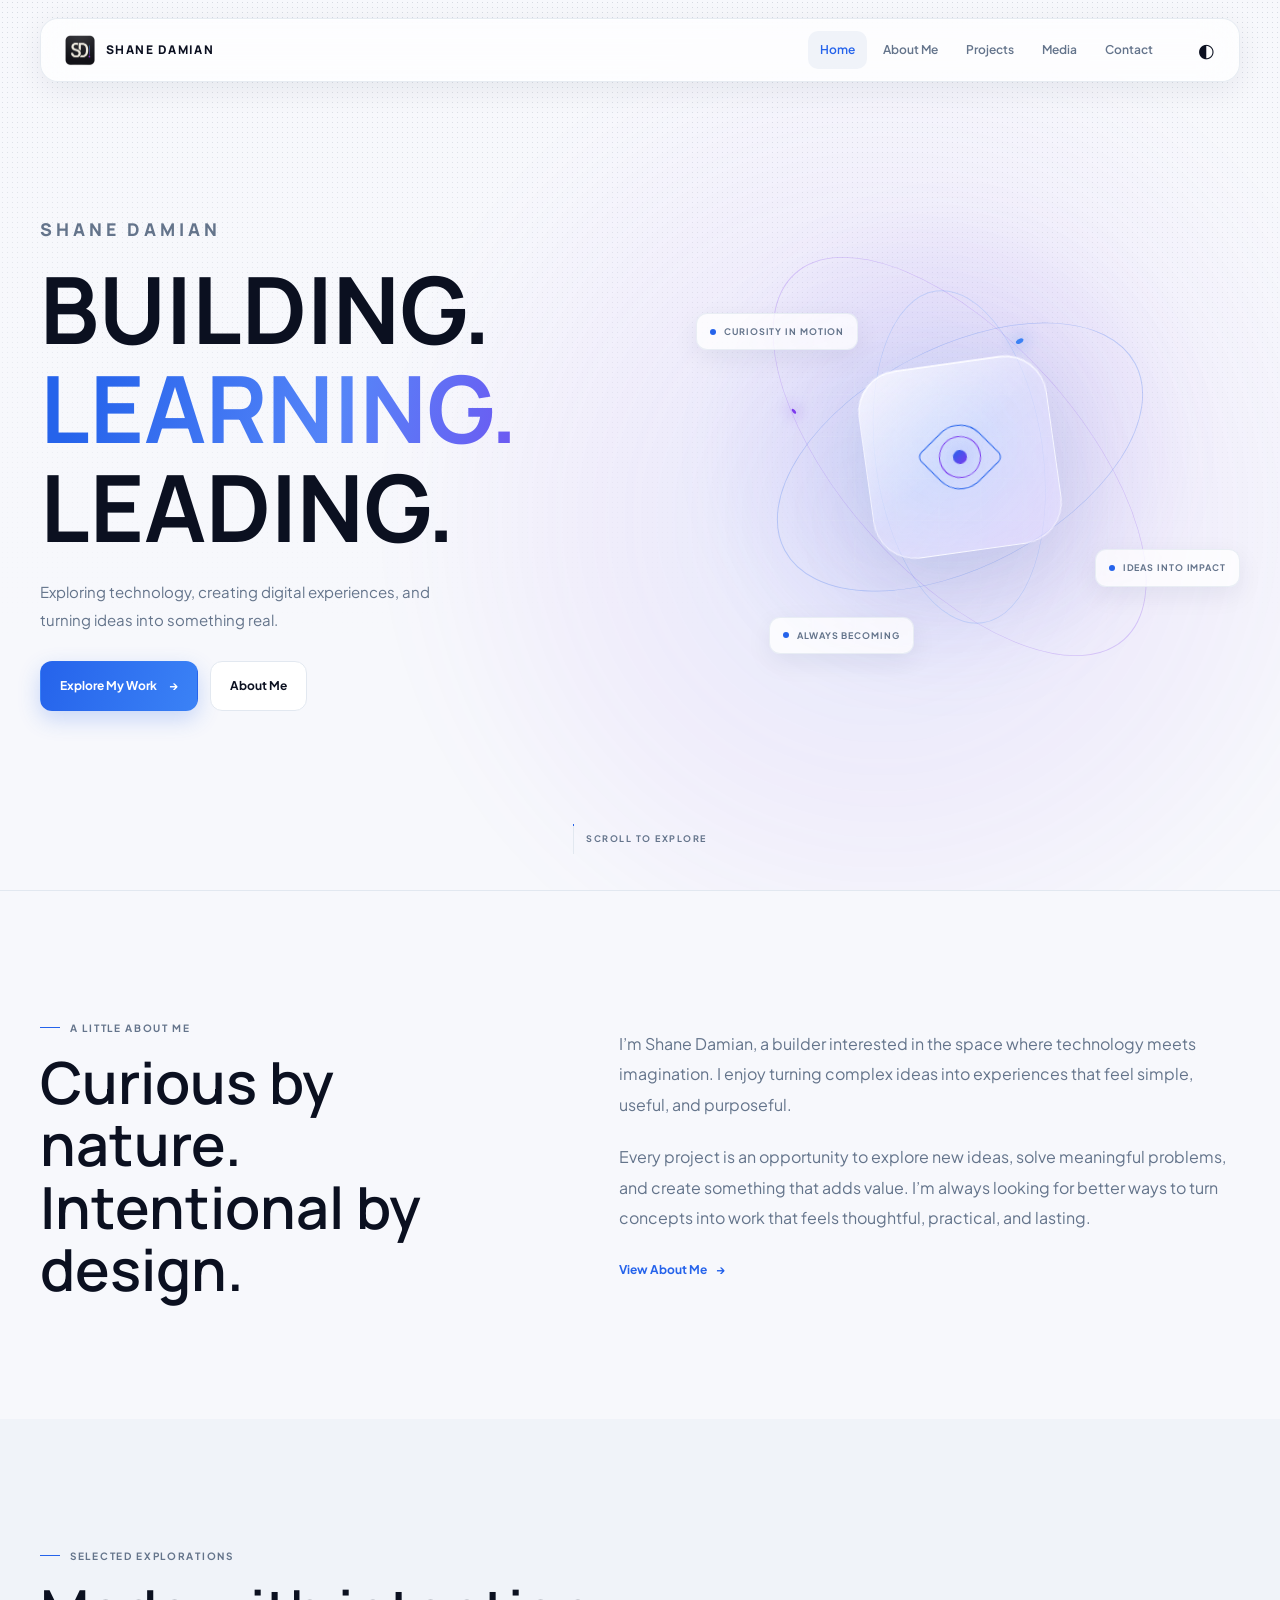
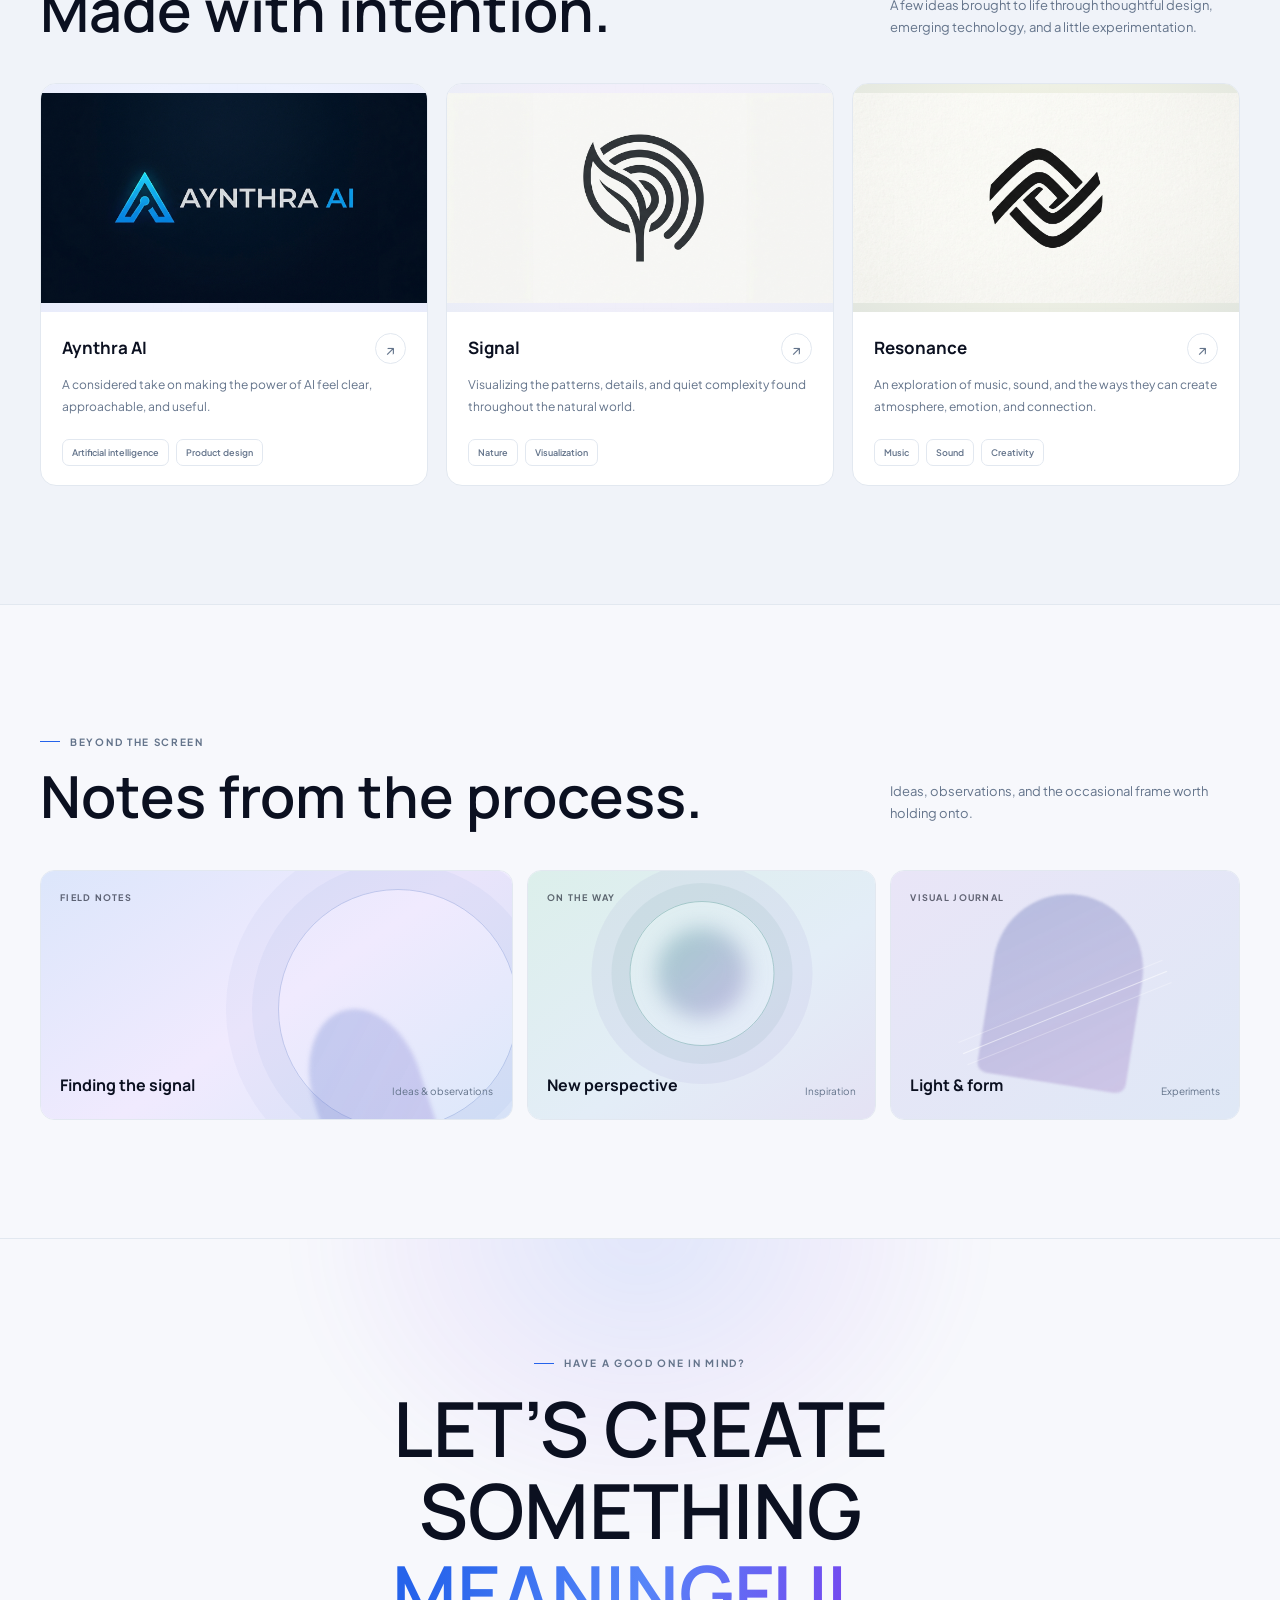
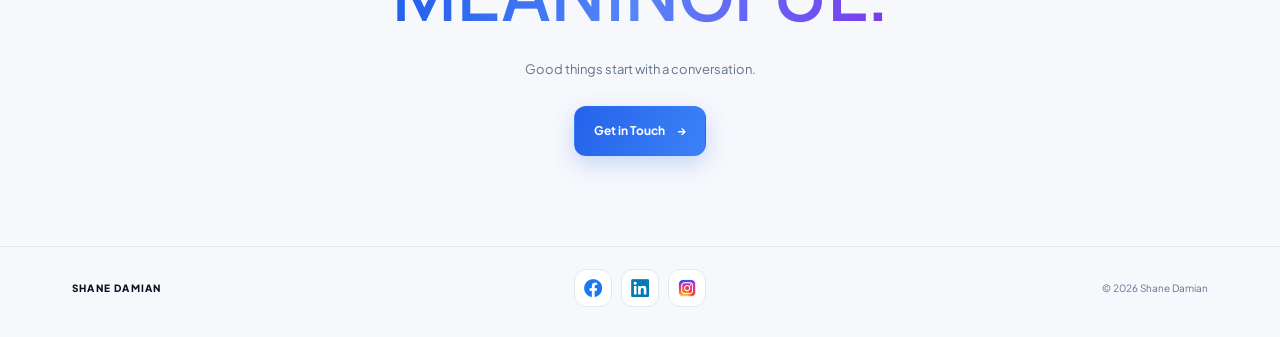
<file: index.html>
<!doctype html>
<html lang="en" data-theme="system">
<head>
  <meta charset="utf-8">
  <meta name="viewport" content="width=device-width, initial-scale=1">
  <meta name="theme-color" content="#f7f8fc">
  <meta name="description" content="Shane Damian is building, learning, and leading through technology, creative ideas, and thoughtful digital experiences.">
  <title>Shane Damian — Building. Learning. Leading.</title>
  <link rel="preconnect" href="https://fonts.googleapis.com">
  <link rel="preconnect" href="https://fonts.gstatic.com" crossorigin>
  <link href="https://fonts.googleapis.com/css2?family=Manrope:wght@400;500;600;700;800&family=Plus+Jakarta+Sans:wght@400;500;600;700;800&display=swap" rel="stylesheet">
  <link rel="icon" type="image/png" href="images/favicon/sdlogo.png">
  <link rel="stylesheet" href="styles.css">
</head>
<body>
  <a class="skip-link" href="#main-content">Skip to content</a>
  <header class="site-header">
    <nav class="nav-shell wrap" aria-label="Main navigation">
      <a class="brand" href="index.html" aria-label="Shane Damian home"><img class="brand-mark" src="images/favicon/sdlogo.png" alt="">SHANE DAMIAN</a>
      <div class="nav-right">
        <div class="nav-links" id="nav-links">
          <a href="index.html" aria-current="page">Home</a>
          <a href="about.html">About Me</a>
          <a href="projects.html">Projects</a>
          <a href="media.html">Media</a>
          <a href="contact.html">Contact</a>
        </div>
        <div class="nav-actions">
          <button class="icon-button" id="theme-toggle" type="button" aria-label="Switch to dark theme" title="Switch theme"><span class="theme-glyph" aria-hidden="true">☼</span></button>
          <button class="menu-button" id="menu-toggle" type="button" aria-label="Open navigation menu" aria-controls="nav-links" aria-expanded="false"><span class="menu-lines" aria-hidden="true"></span></button>
        </div>
      </div>
    </nav>
  </header>

  <main id="main-content">
    <section class="hero" id="home" aria-labelledby="hero-title">
      <div class="wrap hero-layout">
        <div class="hero-copy">
          <h1 id="hero-title">
            <span class="name">SHANE DAMIAN</span>
            <span class="line"><span>BUILDING.</span></span>
            <span class="line"><span class="accent-text">LEARNING.</span></span>
            <span class="line"><span>LEADING.</span></span>
          </h1>
          <p class="hero-description">Exploring technology, creating digital experiences, and turning ideas into something real.</p>
          <div class="hero-actions">
            <a class="button button-primary" href="projects.html">Explore My Work <span class="arrow" aria-hidden="true">→</span></a>
            <a class="button button-secondary" href="#about">About Me</a>
          </div>
        </div>

        <div class="hero-art" aria-hidden="true">
          <div class="art-glow"></div>
          <div class="art-grid"></div>
          <div class="orbit"><span class="orbit-dot"></span></div>
          <div class="orbit orbit-two"><span class="orbit-dot"></span></div>
          <div class="orbit orbit-three"></div>
          <div class="art-core"><div class="core-mark"><span class="core-center"></span></div></div>
          <div class="art-label label-one"><i></i> Curiosity in motion</div>
          <div class="art-label label-two"><i></i> Ideas into impact</div>
          <div class="art-label label-three"><i></i> Always becoming</div>
        </div>
      </div>
      <a class="hero-scroll" href="#about"><span class="scroll-line" aria-hidden="true"></span><span>SCROLL TO EXPLORE</span></a>
    </section>

    <section class="section about" id="about" aria-labelledby="about-title">
      <div class="wrap about-layout reveal">
        <div class="section-head">
          <span class="section-kicker">A little about me</span>
          <h2 id="about-title">Curious by nature.<br>Intentional by design.</h2>
        </div>
        <div class="about-copy">
          <p>I’m Shane Damian, a builder interested in the space where technology meets imagination. I enjoy turning complex ideas into experiences that feel simple, useful, and purposeful.</p>
          <p>Every project is an opportunity to explore new ideas, solve meaningful problems, and create something that adds value. I’m always looking for better ways to turn concepts into work that feels thoughtful, practical, and lasting.</p>
          <a class="text-link" href="about.html">View About Me <span class="arrow" aria-hidden="true">→</span></a>
        </div>
      </div>
    </section>

    <section class="section projects" id="projects" aria-labelledby="projects-title">
      <div class="wrap">
        <div class="section-head reveal">
          <div><span class="section-kicker">Selected explorations</span><h2 id="projects-title">Made with intention.</h2></div>
          <p>A few ideas brought to life through thoughtful design, emerging technology, and a little experimentation.</p>
        </div>
        <div class="project-grid">
          <a class="project-card reveal" href="projects.html#featured-project" aria-label="View Aynthra AI project details">
            <div class="project-art art-ai" aria-hidden="true"><img class="project-card-image" src="images/projects/Aynthra.png" alt=""></div>
            <div class="project-info">
              <div class="project-title-row"><h3>Aynthra AI</h3><span class="project-arrow" aria-hidden="true">↗</span></div>
              <p>A considered take on making the power of AI feel clear, approachable, and useful.</p>
              <div class="tags"><span class="tag">Artificial intelligence</span><span class="tag">Product design</span></div>
            </div>
          </a>
          <a class="project-card reveal" href="projects.html#project-02" aria-label="View Signal project details">
            <div class="project-art art-signal" aria-hidden="true"><img class="project-card-image" src="images/projects/signal.png" alt=""></div>
            <div class="project-info">
              <div class="project-title-row"><h3>Signal</h3><span class="project-arrow" aria-hidden="true">↗</span></div>
              <p>Visualizing the patterns, details, and quiet complexity found throughout the natural world.</p>
              <div class="tags"><span class="tag">Nature</span><span class="tag">Visualization</span></div>
            </div>
          </a>
          <a class="project-card reveal" href="projects.html#project-03" aria-label="View Resonance project details">
            <div class="project-art art-resonance" aria-hidden="true"><img class="project-card-image" src="images/projects/resonance.png" alt=""></div>
            <div class="project-info">
              <div class="project-title-row"><h3>Resonance</h3><span class="project-arrow" aria-hidden="true">↗</span></div>
              <p>An exploration of music, sound, and the ways they can create atmosphere, emotion, and connection.</p>
              <div class="tags"><span class="tag">Music</span><span class="tag">Sound</span><span class="tag">Creativity</span></div>
            </div>
          </a>
        </div>
      </div>
    </section>

    <section class="section media" id="media" aria-labelledby="media-title">
      <div class="wrap">
        <div class="section-head reveal">
          <div><span class="section-kicker">Beyond the screen</span><h2 id="media-title">Notes from the process.</h2></div>
          <p>Ideas, observations, and the occasional frame worth holding onto.</p>
        </div>
        <div class="media-grid reveal">
          <a class="media-tile media-one" href="projects.html#notes-title" aria-label="View notes on the Projects page"><div class="media-image" aria-hidden="true"></div><span class="media-label">Field notes</span><div class="media-bottom"><h3>Finding the signal</h3><span>Ideas &amp; observations</span></div></a>
          <a class="media-tile media-three" href="projects.html#notes-title" aria-label="View notes on the Projects page"><div class="media-image" aria-hidden="true"></div><span class="media-label">On the way</span><div class="media-bottom"><h3>New perspective</h3><span>Inspiration</span></div></a>
          <a class="media-tile media-two" href="media.html" aria-label="View the Media page: Light and form"><div class="media-image" aria-hidden="true"></div><span class="media-label">Visual journal</span><div class="media-bottom"><h3>Light &amp; form</h3><span>Experiments</span></div></a>
        </div>
      </div>
    </section>

    <section class="contact" id="contact" aria-labelledby="contact-title">
      <div class="wrap reveal">
        <span class="section-kicker">Have a good one in mind?</span>
        <h2 id="contact-title">LET’S CREATE SOMETHING <span class="accent-text">MEANINGFUL.</span></h2>
        <p>Good things start with a conversation.</p>
        <a class="button button-primary" href="contact.html">Get in Touch <span class="arrow" aria-hidden="true">→</span></a>
      </div>
    </section>
  </main>

  <footer class="site-footer">
    <div class="wrap footer">
    <a class="footer-name" href="index.html">SHANE DAMIAN</a>
    <nav class="social-links" aria-label="Social media">
      <a class="social-link" href="https://www.facebook.com/share/1DYAMBEWQi/" target="_blank" rel="noopener noreferrer" aria-label="Facebook"><img src="images/social/facebook.png" alt=""></a>
      <a class="social-link" href="https://www.linkedin.com/in/shane-damian/" target="_blank" rel="noopener noreferrer" aria-label="LinkedIn"><img src="images/social/linkedin.png" alt=""></a>
      <a class="social-link" href="https://www.instagram.com/drex.dam?stkn=ZzFmbGY4cDUxaDQ4" target="_blank" rel="noopener noreferrer" aria-label="Instagram"><img src="images/social/instagram.png" alt=""></a>
    </nav>
    <span>© <span id="year"></span> Shane Damian</span>
    </div>
  </footer>

    <script src="script.js" defer></script>
</body>
</html>
</file>
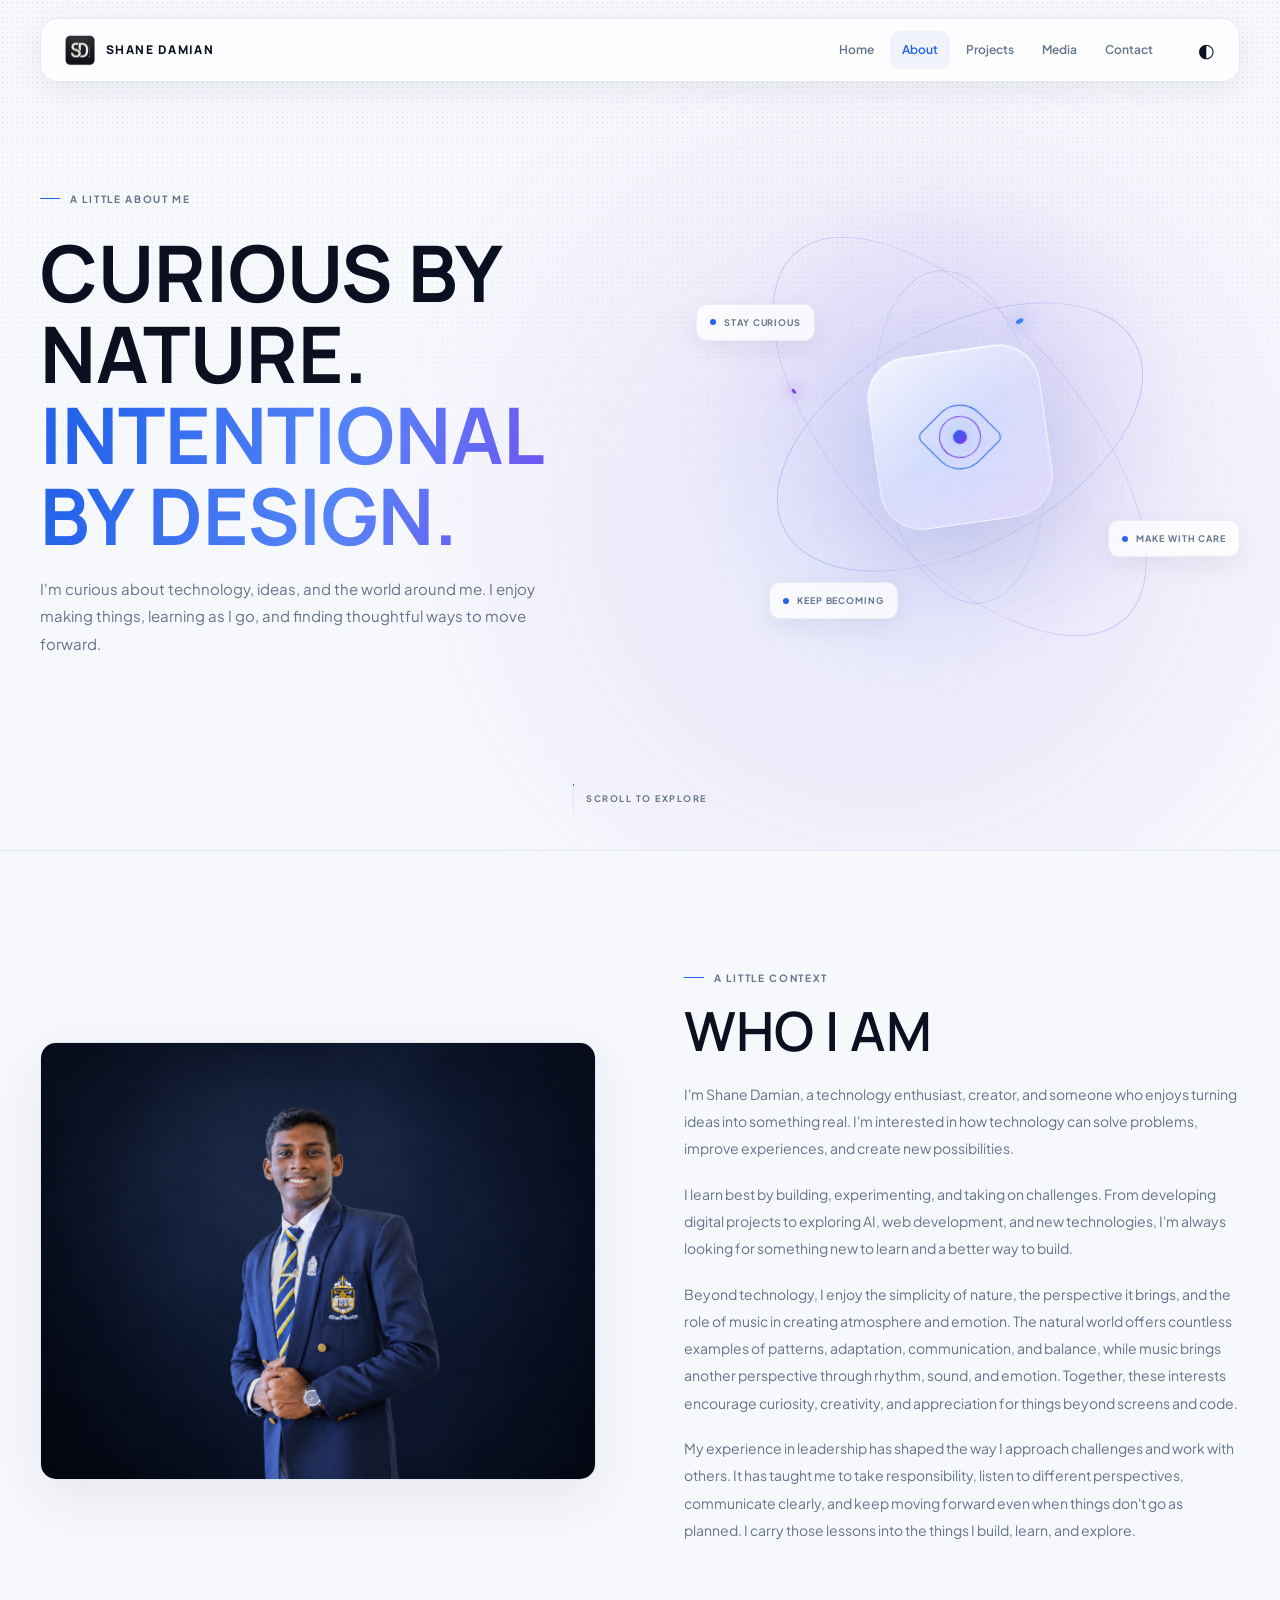
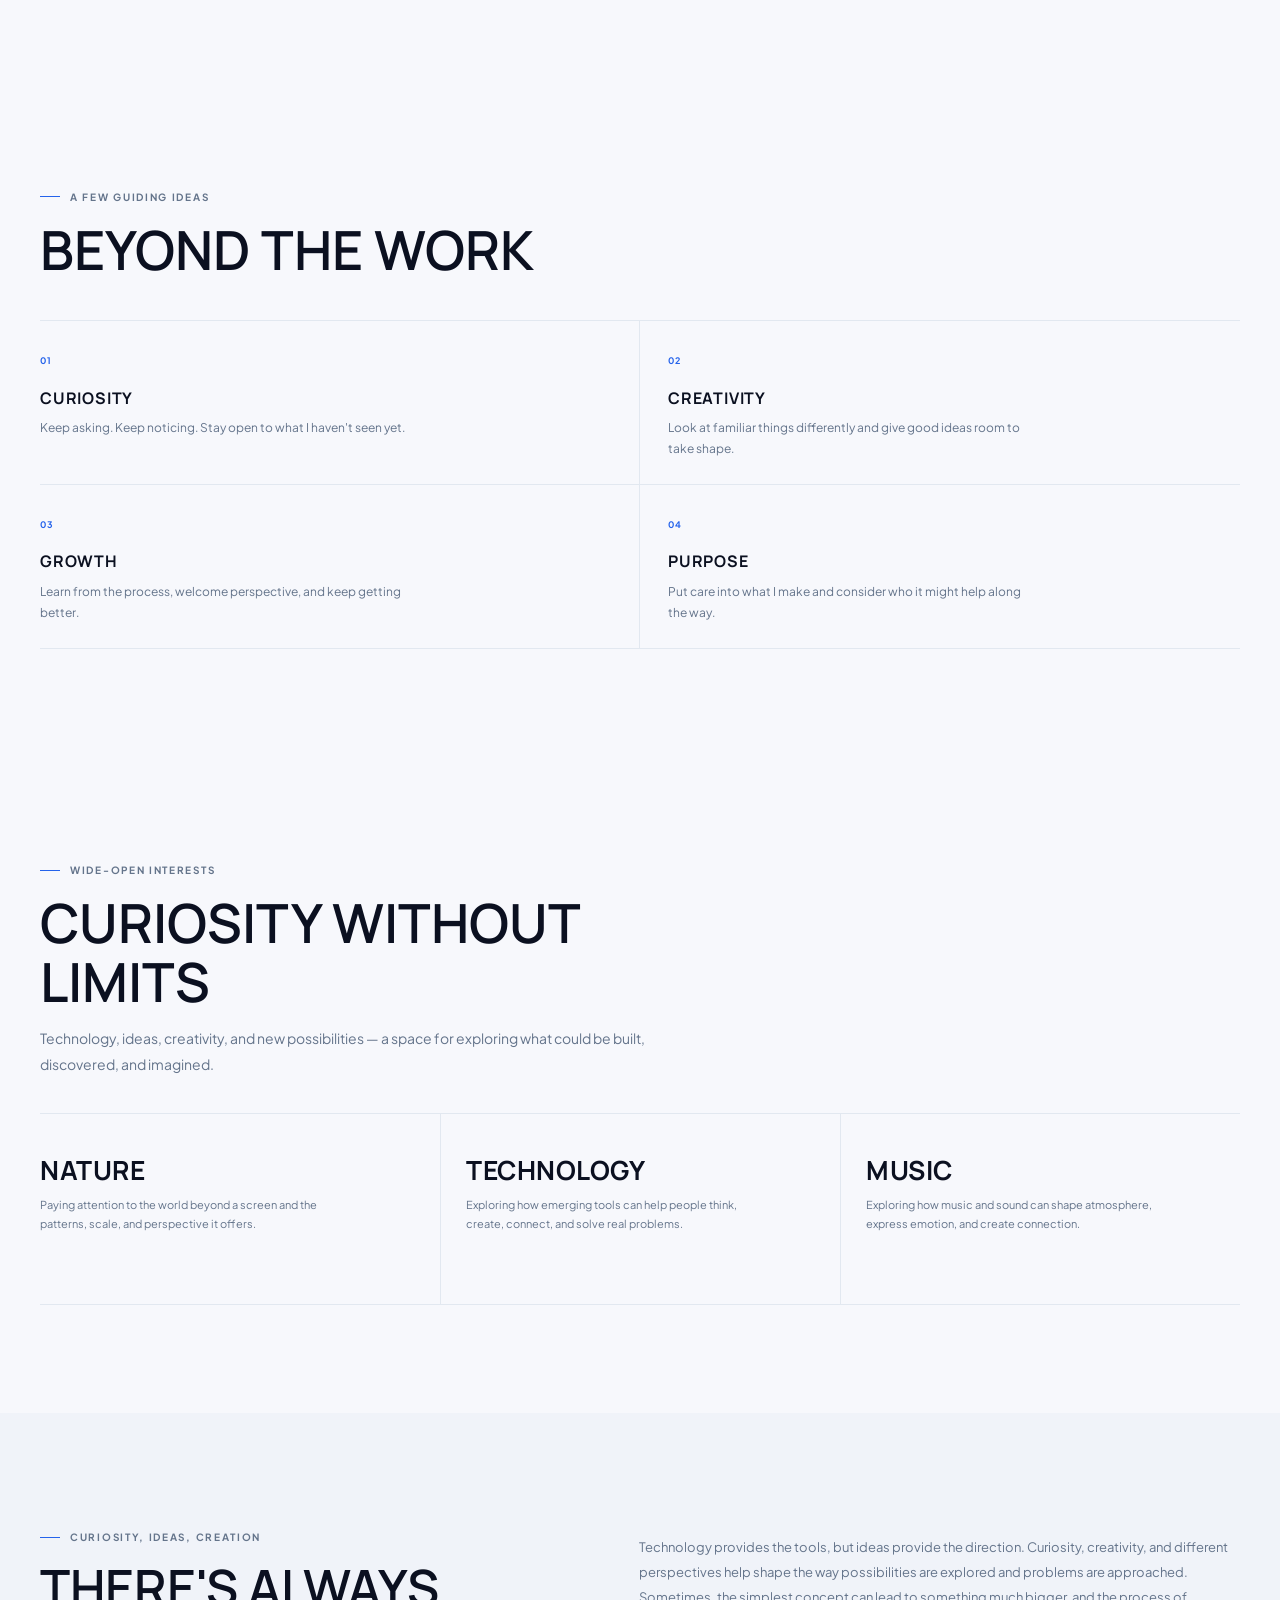
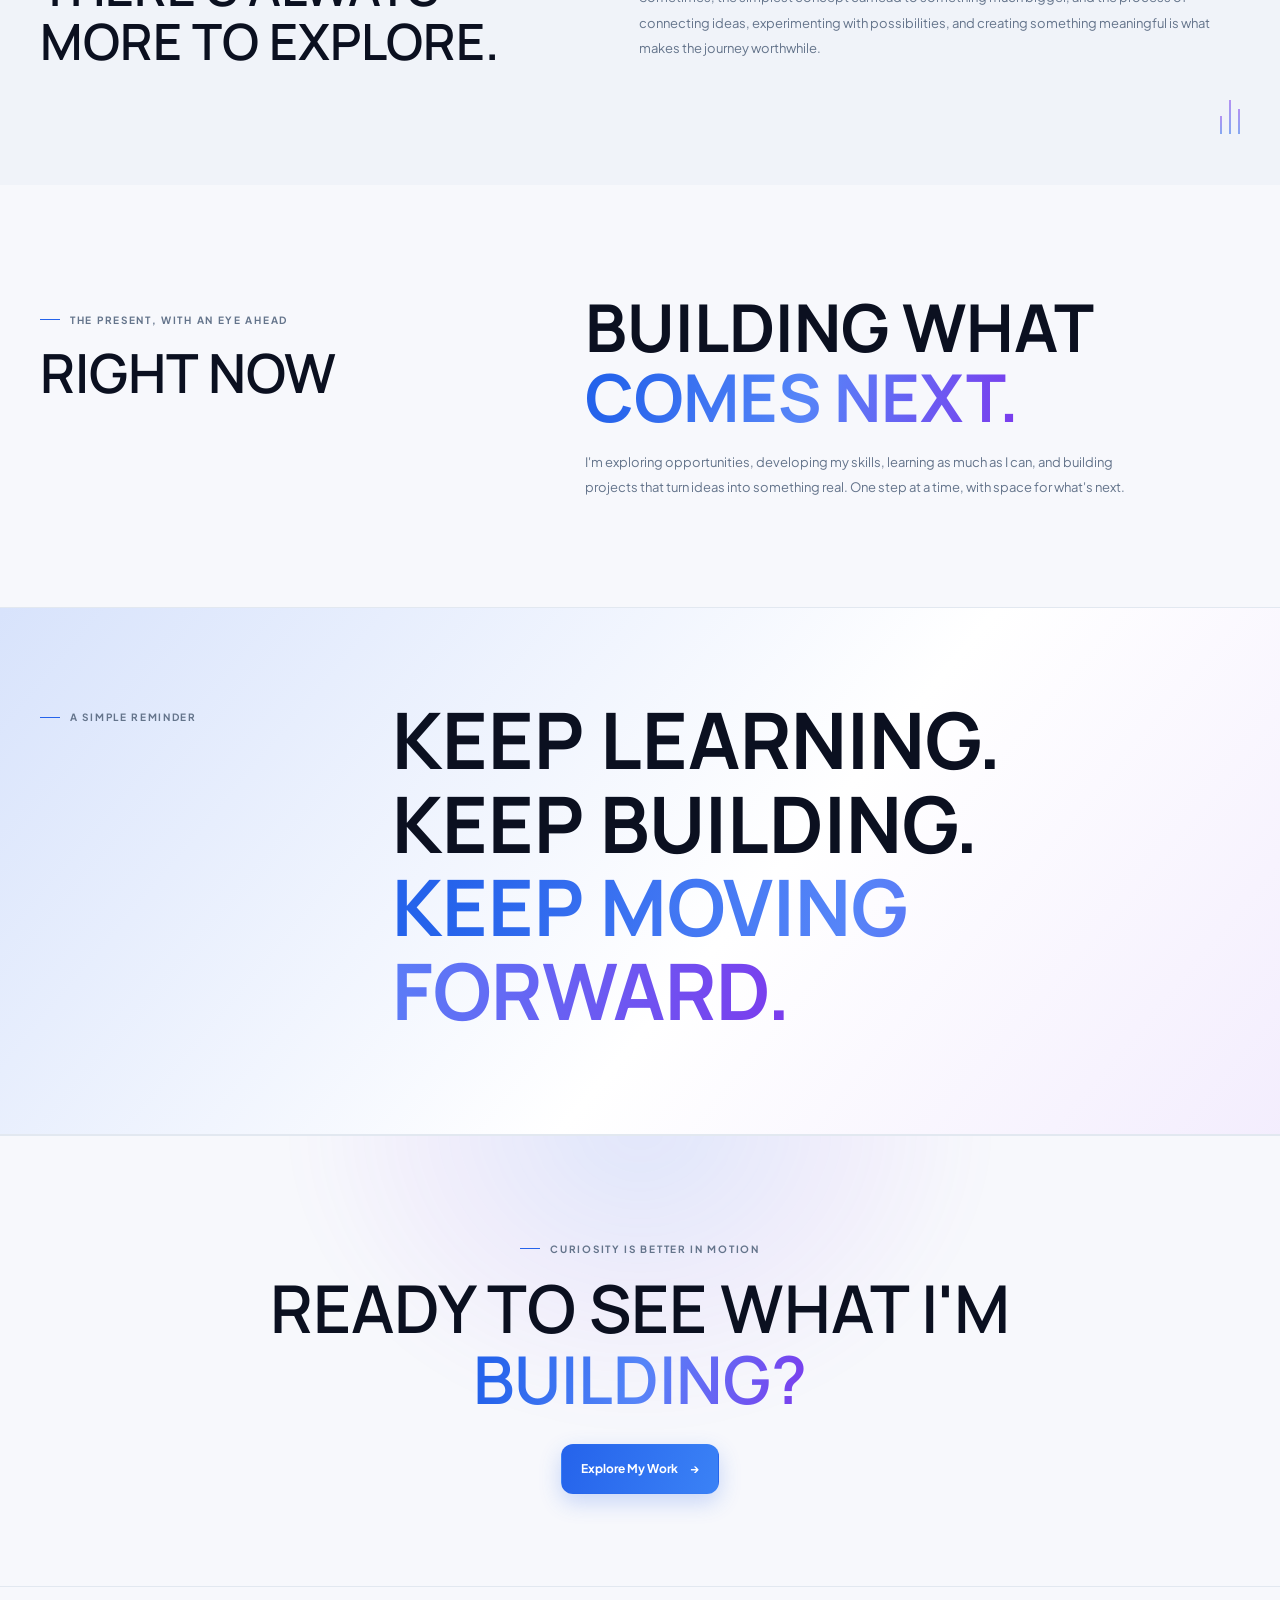
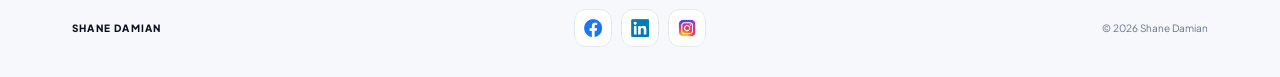
<file: about.html>
<!doctype html>
<html lang="en" data-theme="system">
<head>
  <meta charset="utf-8">
  <meta name="viewport" content="width=device-width, initial-scale=1">
  <meta name="theme-color" content="#f7f8fc">
  <meta name="description" content="A little about Shane Damian: curiosity, leadership, technology, creativity, and the things that shape what comes next.">
  <title>About Shane Damian — Curious by Nature</title>
  <link rel="preconnect" href="https://fonts.googleapis.com">
  <link rel="preconnect" href="https://fonts.gstatic.com" crossorigin>
  <link href="https://fonts.googleapis.com/css2?family=Manrope:wght@400;500;600;700;800&family=Plus+Jakarta+Sans:wght@400;500;600;700;800&display=swap" rel="stylesheet">
  <link rel="icon" type="image/png" href="images/favicon/sdlogo.png">
  <link rel="stylesheet" href="styles.css">
  <link rel="stylesheet" href="about.css">
</head>
<body>
  <a class="skip-link" href="#main-content">Skip to content</a>
  <header class="site-header">
    <nav class="nav-shell wrap" aria-label="Main navigation">
      <a class="brand" href="index.html" aria-label="Shane Damian home"><img class="brand-mark" src="images/favicon/sdlogo.png" alt="">SHANE DAMIAN</a>
      <div class="nav-right">
        <div class="nav-links" id="nav-links">
          <a href="index.html">Home</a>
          <a href="about.html" aria-current="page">About</a>
          <a href="projects.html">Projects</a>
          <a href="media.html">Media</a>
          <a href="contact.html">Contact</a>
        </div>
        <div class="nav-actions">
          <button class="icon-button" id="theme-toggle" type="button" aria-label="Switch to dark theme" title="Switch theme"><span class="theme-glyph" aria-hidden="true">☼</span></button>
          <button class="menu-button" id="menu-toggle" type="button" aria-label="Open navigation menu" aria-controls="nav-links" aria-expanded="false"><span class="menu-lines" aria-hidden="true"></span></button>
        </div>
      </div>
    </nav>
  </header>

  <main id="main-content">
    <section class="hero about-hero" id="about-top" aria-labelledby="about-hero-title">
      <div class="wrap hero-layout">
        <div class="hero-copy">
          <span class="eyebrow">A little about me</span>
          <h1 id="about-hero-title"><span class="about-title-line">CURIOUS BY NATURE.</span><span class="about-title-line accent-text">INTENTIONAL BY DESIGN.</span></h1>
          <p class="hero-description">I'm curious about technology, ideas, and the world around me. I enjoy making things, learning as I go, and finding thoughtful ways to move forward.</p>
        </div>
        <div class="hero-art" aria-hidden="true">
          <div class="art-glow"></div>
          <div class="art-grid"></div>
          <div class="orbit"><span class="orbit-dot"></span></div>
          <div class="orbit orbit-two"><span class="orbit-dot"></span></div>
          <div class="orbit orbit-three"></div>
          <div class="art-core"><div class="core-mark"><span class="core-center"></span></div></div>
          <div class="art-label label-one"><i></i> Stay curious</div>
          <div class="art-label label-two"><i></i> Make with care</div>
          <div class="art-label label-three"><i></i> Keep becoming</div>
        </div>
      </div>
      <a class="hero-scroll" href="#who-i-am"><span class="scroll-line" aria-hidden="true"></span><span>SCROLL TO EXPLORE</span></a>
    </section>

    <section class="about-section who-section" id="who-i-am" aria-labelledby="who-title">
      <div class="wrap who-layout">
        <div class="who-visual reveal">
          <img class="who-image" src="images/profile/img.png" alt="Portrait of Shane Damian">
        </div>
        <div class="who-copy reveal">
          <span class="section-kicker">A little context</span>
          <h2 id="who-title">WHO I AM</h2>
          <p>I'm Shane Damian, a technology enthusiast, creator, and someone who enjoys turning ideas into something real. I'm interested in how technology can solve problems, improve experiences, and create new possibilities.</p>
          <p>I learn best by building, experimenting, and taking on challenges. From developing digital projects to exploring AI, web development, and new technologies, I'm always looking for something new to learn and a better way to build.</p>
          <p>Beyond technology, I enjoy the simplicity of nature, the perspective it brings, and the role of music in creating atmosphere and emotion. The natural world offers countless examples of patterns, adaptation, communication, and balance, while music brings another perspective through rhythm, sound, and emotion. Together, these interests encourage curiosity, creativity, and appreciation for things beyond screens and code.</p>
          <p>My experience in leadership has shaped the way I approach challenges and work with others. It has taught me to take responsibility, listen to different perspectives, communicate clearly, and keep moving forward even when things don't go as planned. I carry those lessons into the things I build, learn, and explore.</p>
        </div>
      </div>
    </section>

    <section class="about-section values-section" id="what-matters" aria-labelledby="values-title">
      <div class="wrap">
        <div class="about-section-heading reveal">
          <span class="section-kicker">A few guiding ideas</span>
          <h2 id="values-title">BEYOND THE WORK</h2>
        </div>
        <ul class="values-grid">
          <li class="value-item reveal"><span class="value-index">01</span><h3>CURIOSITY</h3><p>Keep asking. Keep noticing. Stay open to what I haven't seen yet.</p></li>
          <li class="value-item reveal"><span class="value-index">02</span><h3>CREATIVITY</h3><p>Look at familiar things differently and give good ideas room to take shape.</p></li>
          <li class="value-item reveal"><span class="value-index">03</span><h3>GROWTH</h3><p>Learn from the process, welcome perspective, and keep getting better.</p></li>
          <li class="value-item reveal"><span class="value-index">04</span><h3>PURPOSE</h3><p>Put care into what I make and consider who it might help along the way.</p></li>
        </ul>
      </div>
    </section>

    <section class="about-section exploring-section" id="exploring" aria-labelledby="exploring-title">
      <div class="wrap">
        <div class="about-section-heading reveal">
          <span class="section-kicker">Wide-open interests</span>
          <h2 id="exploring-title">CURIOSITY WITHOUT LIMITS</h2>
          <p class="exploring-intro">Technology, ideas, creativity, and new possibilities — a space for exploring what could be built, discovered, and imagined.</p>
        </div>
        <div class="exploring-grid">
          <article class="exploring-item reveal"><h3>NATURE</h3><p>Paying attention to the world beyond a screen and the patterns, scale, and perspective it offers.</p></article>
          <article class="exploring-item reveal"><h3>TECHNOLOGY</h3><p>Exploring how emerging tools can help people think, create, connect, and solve real problems.</p></article>
          <article class="exploring-item reveal"><h3>MUSIC</h3><p>Exploring how music and sound can shape atmosphere, express emotion, and create connection.</p></article>
        </div>
      </div>
    </section>

    <section class="beyond-section" id="beyond" aria-labelledby="beyond-title">
      <div class="wrap beyond-layout reveal">
        <div class="beyond-heading">
          <span class="section-kicker">Curiosity, ideas, creation</span>
          <h2 id="beyond-title">THERE'S ALWAYS MORE TO EXPLORE.</h2>
        </div>
        <div class="beyond-copy">
          <p>Technology provides the tools, but ideas provide the direction. Curiosity, creativity, and different perspectives help shape the way possibilities are explored and problems are approached. Sometimes, the simplest concept can lead to something much bigger, and the process of connecting ideas, experimenting with possibilities, and creating something meaningful is what makes the journey worthwhile.</p>
        </div>
        <div class="beyond-mark" aria-hidden="true"><span></span><span></span><span></span></div>
      </div>
    </section>

    <section class="about-section right-now-section" id="right-now" aria-labelledby="right-now-title">
      <div class="wrap right-now-layout reveal">
        <div>
          <span class="section-kicker">The present, with an eye ahead</span>
          <h2 id="right-now-title">RIGHT NOW</h2>
        </div>
        <div class="right-now-copy">
          <p class="right-now-statement">BUILDING WHAT<br><span class="accent-text">COMES NEXT.</span></p>
          <p>I'm exploring opportunities, developing my skills, learning as much as I can, and building projects that turn ideas into something real. One step at a time, with space for what's next.</p>
        </div>
      </div>
    </section>

    <section class="personal-statement" aria-label="Personal statement">
      <div class="wrap personal-statement-inner reveal">
        <span class="section-kicker">A simple reminder</span>
        <p>KEEP LEARNING.<br>KEEP BUILDING.<br><span class="accent-text">KEEP MOVING FORWARD.</span></p>
      </div>
    </section>

    <section class="contact about-cta" aria-labelledby="about-cta-title">
      <div class="wrap reveal">
        <span class="section-kicker">Curiosity is better in motion</span>
        <h2 id="about-cta-title">READY TO SEE WHAT I'M <span class="accent-text">BUILDING?</span></h2>
        <a class="button button-primary" href="projects.html">Explore My Work <span class="arrow" aria-hidden="true">→</span></a>
      </div>
    </section>
  </main>

  <footer class="site-footer">
    <div class="wrap footer">
    <a class="footer-name" href="index.html">SHANE DAMIAN</a>
    <nav class="social-links" aria-label="Social media">
      <a class="social-link" href="https://www.facebook.com/share/1DYAMBEWQi/" target="_blank" rel="noopener noreferrer" aria-label="Facebook"><img src="images/social/facebook.png" alt=""></a>
      <a class="social-link" href="https://www.linkedin.com/in/shane-damian/" target="_blank" rel="noopener noreferrer" aria-label="LinkedIn"><img src="images/social/linkedin.png" alt=""></a>
      <a class="social-link" href="https://www.instagram.com/drex.dam?stkn=ZzFmbGY4cDUxaDQ4" target="_blank" rel="noopener noreferrer" aria-label="Instagram"><img src="images/social/instagram.png" alt=""></a>
    </nav>
    <span>© <span id="year"></span> Shane Damian</span>
    </div>
  </footer>

  <script src="script.js" defer></script>
</body>
</html>
</file>
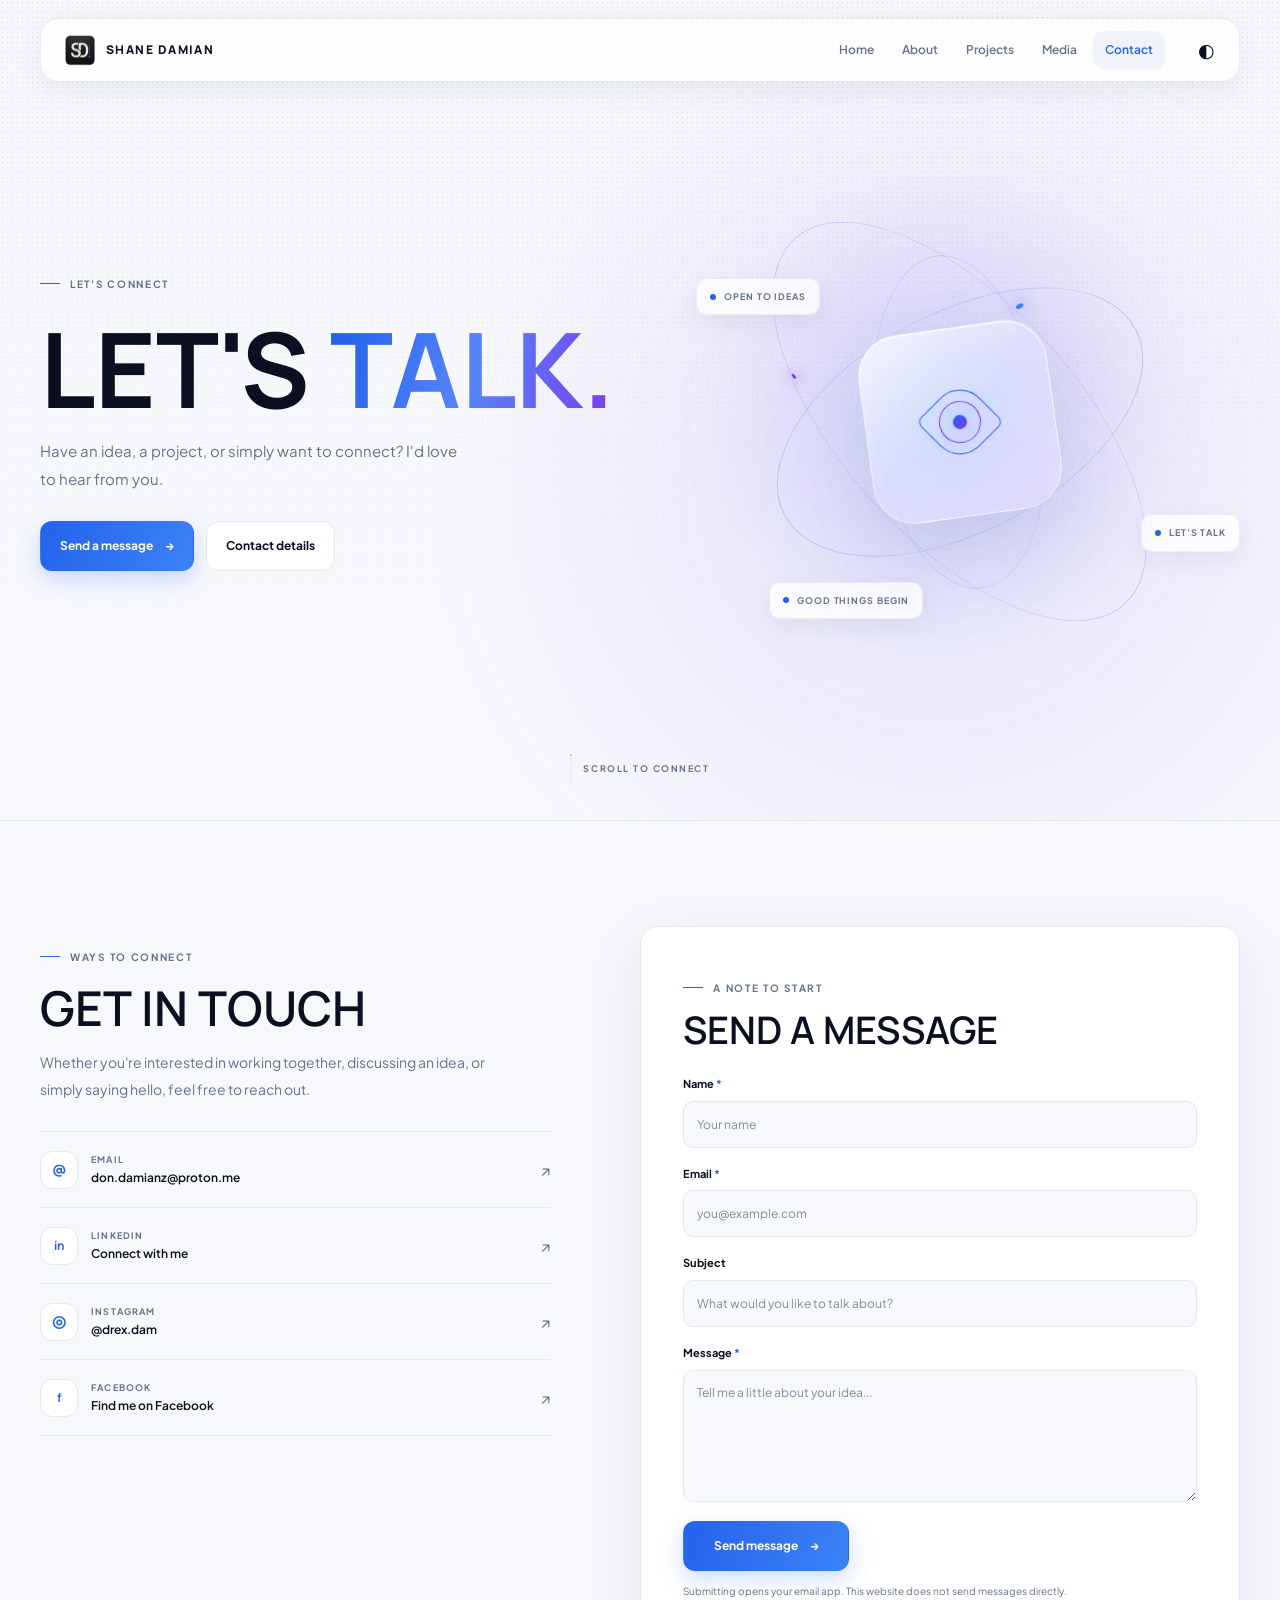
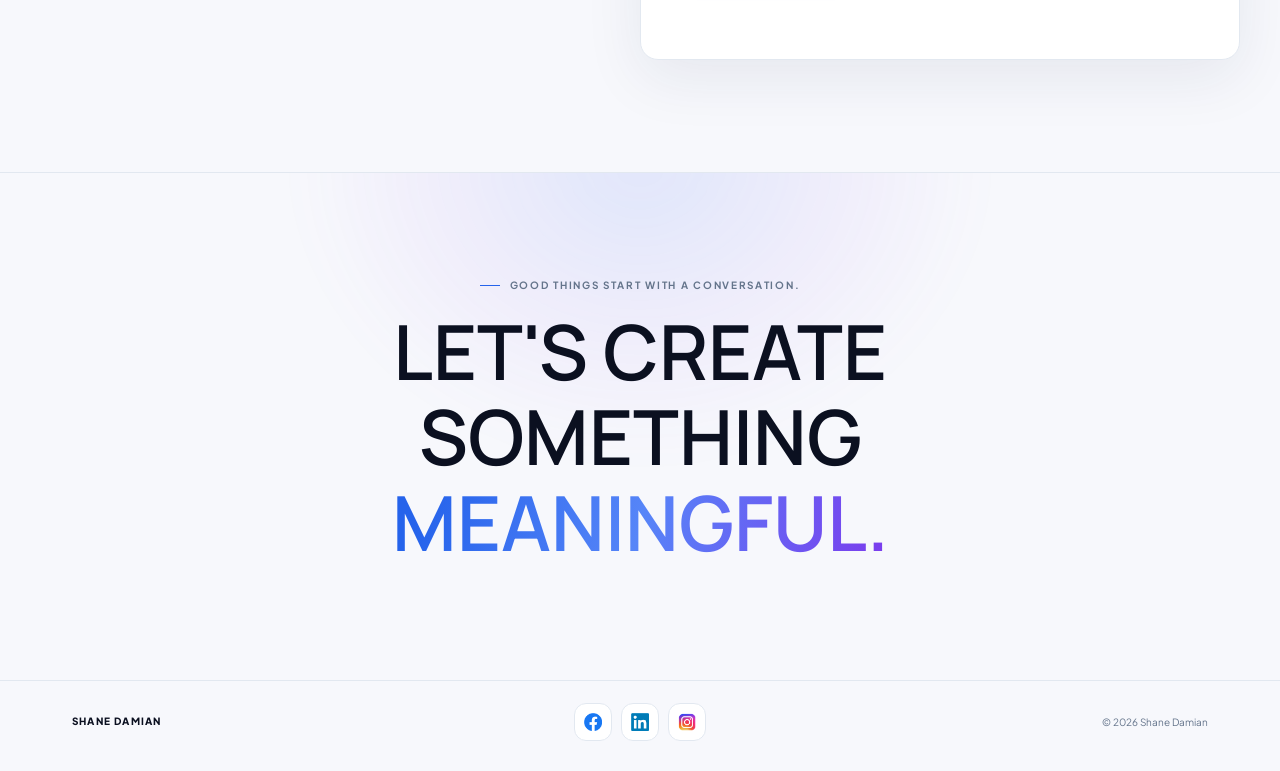
<file: contact.html>
<!doctype html>
<html lang="en" data-theme="system">
<head>
  <meta charset="utf-8">
  <meta name="viewport" content="width=device-width, initial-scale=1">
  <meta name="theme-color" content="#f7f8fc">
  <meta name="description" content="Get in touch with Shane Damian about a project, an idea, or simply to say hello.">
  <title>Contact — Shane Damian</title>
  <link rel="preconnect" href="https://fonts.googleapis.com">
  <link rel="preconnect" href="https://fonts.gstatic.com" crossorigin>
  <link href="https://fonts.googleapis.com/css2?family=Manrope:wght@400;500;600;700;800&family=Plus+Jakarta+Sans:wght@400;500;600;700;800&display=swap" rel="stylesheet">
  <link rel="icon" type="image/png" href="images/favicon/sdlogo.png">
  <link rel="stylesheet" href="styles.css">
  <link rel="stylesheet" href="contact.css">
</head>
<body>
  <a class="skip-link" href="#main-content">Skip to content</a>
  <header class="site-header">
    <nav class="nav-shell wrap" aria-label="Main navigation">
      <a class="brand" href="index.html" aria-label="Shane Damian home"><img class="brand-mark" src="images/favicon/sdlogo.png" alt="">SHANE DAMIAN</a>
      <div class="nav-right">
        <div class="nav-links" id="nav-links">
          <a href="index.html">Home</a>
          <a href="about.html">About</a>
          <a href="projects.html">Projects</a>
          <a href="media.html">Media</a>
          <a href="contact.html" aria-current="page">Contact</a>
        </div>
        <div class="nav-actions">
          <button class="icon-button" id="theme-toggle" type="button" aria-label="Switch to dark theme" title="Switch theme"><span class="theme-glyph" aria-hidden="true">☼</span></button>
          <button class="menu-button" id="menu-toggle" type="button" aria-label="Open navigation menu" aria-controls="nav-links" aria-expanded="false"><span class="menu-lines" aria-hidden="true"></span></button>
        </div>
      </div>
    </nav>
  </header>

  <main id="main-content">
    <section class="hero contact-hero" id="contact-top" aria-labelledby="contact-hero-title">
      <div class="wrap hero-layout">
        <div class="hero-copy">
          <span class="eyebrow">Let's connect</span>
          <h1 id="contact-hero-title">LET'S <span class="accent-text">TALK.</span></h1>
          <p class="hero-description">Have an idea, a project, or simply want to connect? I'd love to hear from you.</p>
          <div class="hero-actions">
            <a class="button button-primary" href="#message-form">Send a message <span class="arrow" aria-hidden="true">→</span></a>
            <a class="button button-secondary" href="#contact-main">Contact details</a>
          </div>
        </div>

        <div class="hero-art" aria-hidden="true">
          <div class="art-glow"></div>
          <div class="art-grid"></div>
          <div class="orbit"><span class="orbit-dot"></span></div>
          <div class="orbit orbit-two"><span class="orbit-dot"></span></div>
          <div class="orbit orbit-three"></div>
          <div class="art-core"><div class="core-mark"><span class="core-center"></span></div></div>
          <div class="art-label label-one"><i></i> Open to ideas</div>
          <div class="art-label label-two"><i></i> Let's talk</div>
          <div class="art-label label-three"><i></i> Good things begin</div>
        </div>
      </div>
      <a class="hero-scroll" href="#contact-main"><span class="scroll-line" aria-hidden="true"></span><span>SCROLL TO CONNECT</span></a>
    </section>

    <section class="contact-main-section" id="contact-main" aria-label="Contact Shane Damian">
      <div class="wrap contact-layout">
        <div class="contact-copy reveal">
          <span class="section-kicker">Ways to connect</span>
          <h2>GET IN TOUCH</h2>
          <p>Whether you're interested in working together, discussing an idea, or simply saying hello, feel free to reach out.</p>
          <div class="contact-methods">
            <a class="contact-method" href="mailto:don.damianz@proton.me">
              <span class="method-icon" aria-hidden="true">@</span>
              <span class="method-copy"><span class="method-label">Email</span><span class="method-value">don.damianz@proton.me</span></span>
              <span class="method-arrow" aria-hidden="true">↗</span>
            </a>
            <a class="contact-method" href="https://www.linkedin.com/in/shane-damian/" target="_blank" rel="noopener noreferrer">
              <span class="method-icon method-letters" aria-hidden="true">in</span>
              <span class="method-copy"><span class="method-label">LinkedIn</span><span class="method-value">Connect with me</span></span>
              <span class="method-arrow" aria-hidden="true">↗</span>
            </a>
            <a class="contact-method" href="https://www.instagram.com/drex.dam?stkn=ZzFmbGY4cDUxaDQ4" target="_blank" rel="noopener noreferrer">
              <span class="method-icon" aria-hidden="true">◎</span>
              <span class="method-copy"><span class="method-label">Instagram</span><span class="method-value">@drex.dam</span></span>
              <span class="method-arrow" aria-hidden="true">↗</span>
            </a>
            <a class="contact-method" href="https://www.facebook.com/share/1DYAMBEWQi/" target="_blank" rel="noopener noreferrer">
              <span class="method-icon method-letters" aria-hidden="true">f</span>
              <span class="method-copy"><span class="method-label">Facebook</span><span class="method-value">Find me on Facebook</span></span>
              <span class="method-arrow" aria-hidden="true">↗</span>
            </a>
          </div>
        </div>

        <div class="contact-form-panel reveal" id="message-form">
          <span class="section-kicker">A note to start</span>
          <h2>SEND A MESSAGE</h2>
          <form id="contact-form" novalidate>
            <div class="form-field">
              <label for="contact-name">Name <span aria-hidden="true">*</span></label>
              <input id="contact-name" name="name" type="text" placeholder="Your name" autocomplete="name" required aria-describedby="contact-name-error" data-error="contact-name-error">
              <span class="field-error" id="contact-name-error"></span>
            </div>
            <div class="form-field">
              <label for="contact-email">Email <span aria-hidden="true">*</span></label>
              <input id="contact-email" name="email" type="email" placeholder="you@example.com" autocomplete="email" required aria-describedby="contact-email-error" data-error="contact-email-error">
              <span class="field-error" id="contact-email-error"></span>
            </div>
            <div class="form-field">
              <label for="contact-subject">Subject</label>
              <input id="contact-subject" name="subject" type="text" placeholder="What would you like to talk about?" autocomplete="off">
            </div>
            <div class="form-field">
              <label for="contact-message">Message <span aria-hidden="true">*</span></label>
              <textarea id="contact-message" name="message" rows="5" placeholder="Tell me a little about your idea..." required aria-describedby="contact-message-error" data-error="contact-message-error"></textarea>
              <span class="field-error" id="contact-message-error"></span>
            </div>
            <button class="button button-primary submit-button" type="submit"><span class="submit-label">Send message</span><span class="arrow" aria-hidden="true">→</span></button>
            <p class="form-disclosure">Submitting opens your email app. This website does not send messages directly.</p>
            <p class="form-status" id="form-status" role="status" aria-live="polite"></p>
          </form>
        </div>
      </div>
    </section>

    <section class="contact contact-final" aria-labelledby="contact-final-title">
      <div class="wrap reveal">
        <span class="section-kicker">Good things start with a conversation.</span>
        <h2 id="contact-final-title">LET'S CREATE SOMETHING<br><span class="accent-text">MEANINGFUL.</span></h2>
      </div>
    </section>
  </main>

  <footer class="site-footer">
    <div class="wrap footer">
    <a class="footer-name" href="index.html">SHANE DAMIAN</a>
    <nav class="social-links" aria-label="Social media">
      <a class="social-link" href="https://www.facebook.com/share/1DYAMBEWQi/" target="_blank" rel="noopener noreferrer" aria-label="Facebook"><img src="images/social/facebook.png" alt=""></a>
      <a class="social-link" href="https://www.linkedin.com/in/shane-damian/" target="_blank" rel="noopener noreferrer" aria-label="LinkedIn"><img src="images/social/linkedin.png" alt=""></a>
      <a class="social-link" href="https://www.instagram.com/drex.dam?stkn=ZzFmbGY4cDUxaDQ4" target="_blank" rel="noopener noreferrer" aria-label="Instagram"><img src="images/social/instagram.png" alt=""></a>
    </nav>
    <span>© <span id="year"></span> Shane Damian</span>
    </div>
  </footer>

  <script src="script.js" defer></script>
</body>
</html>
</file>
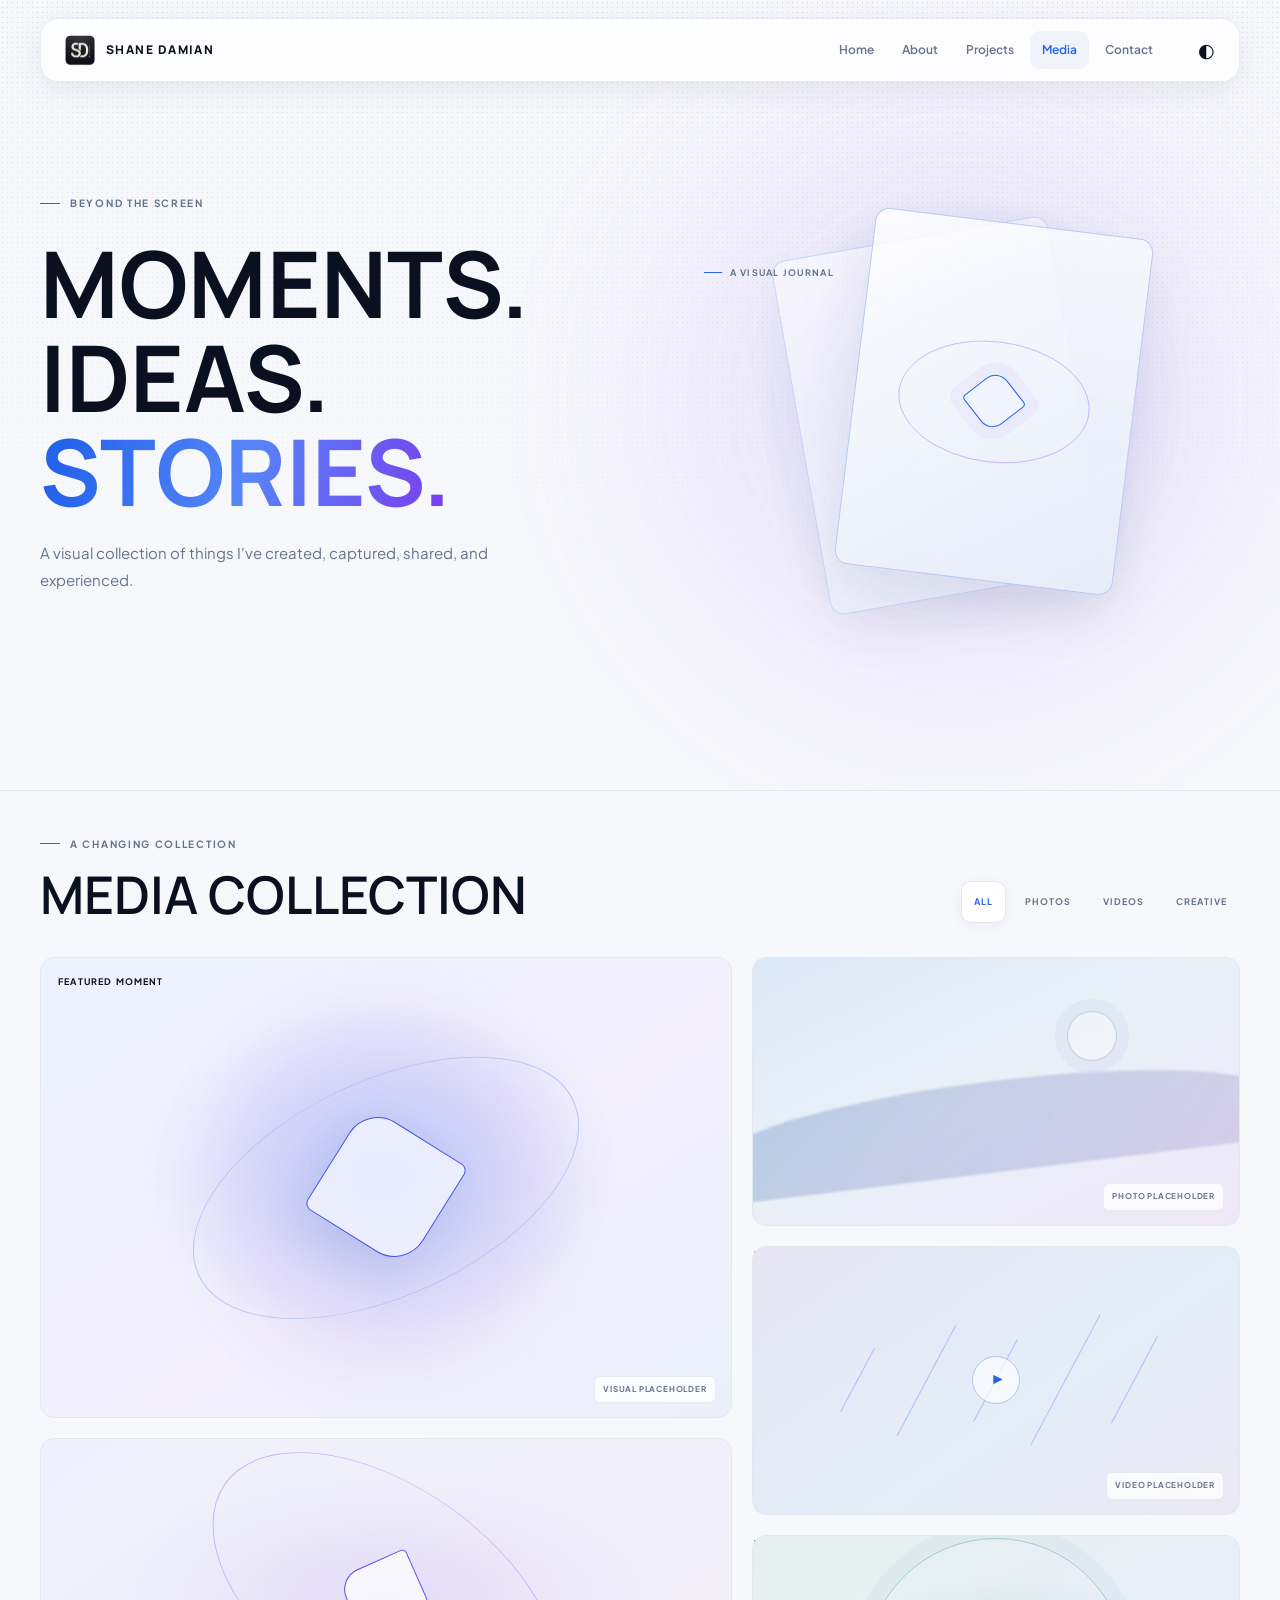
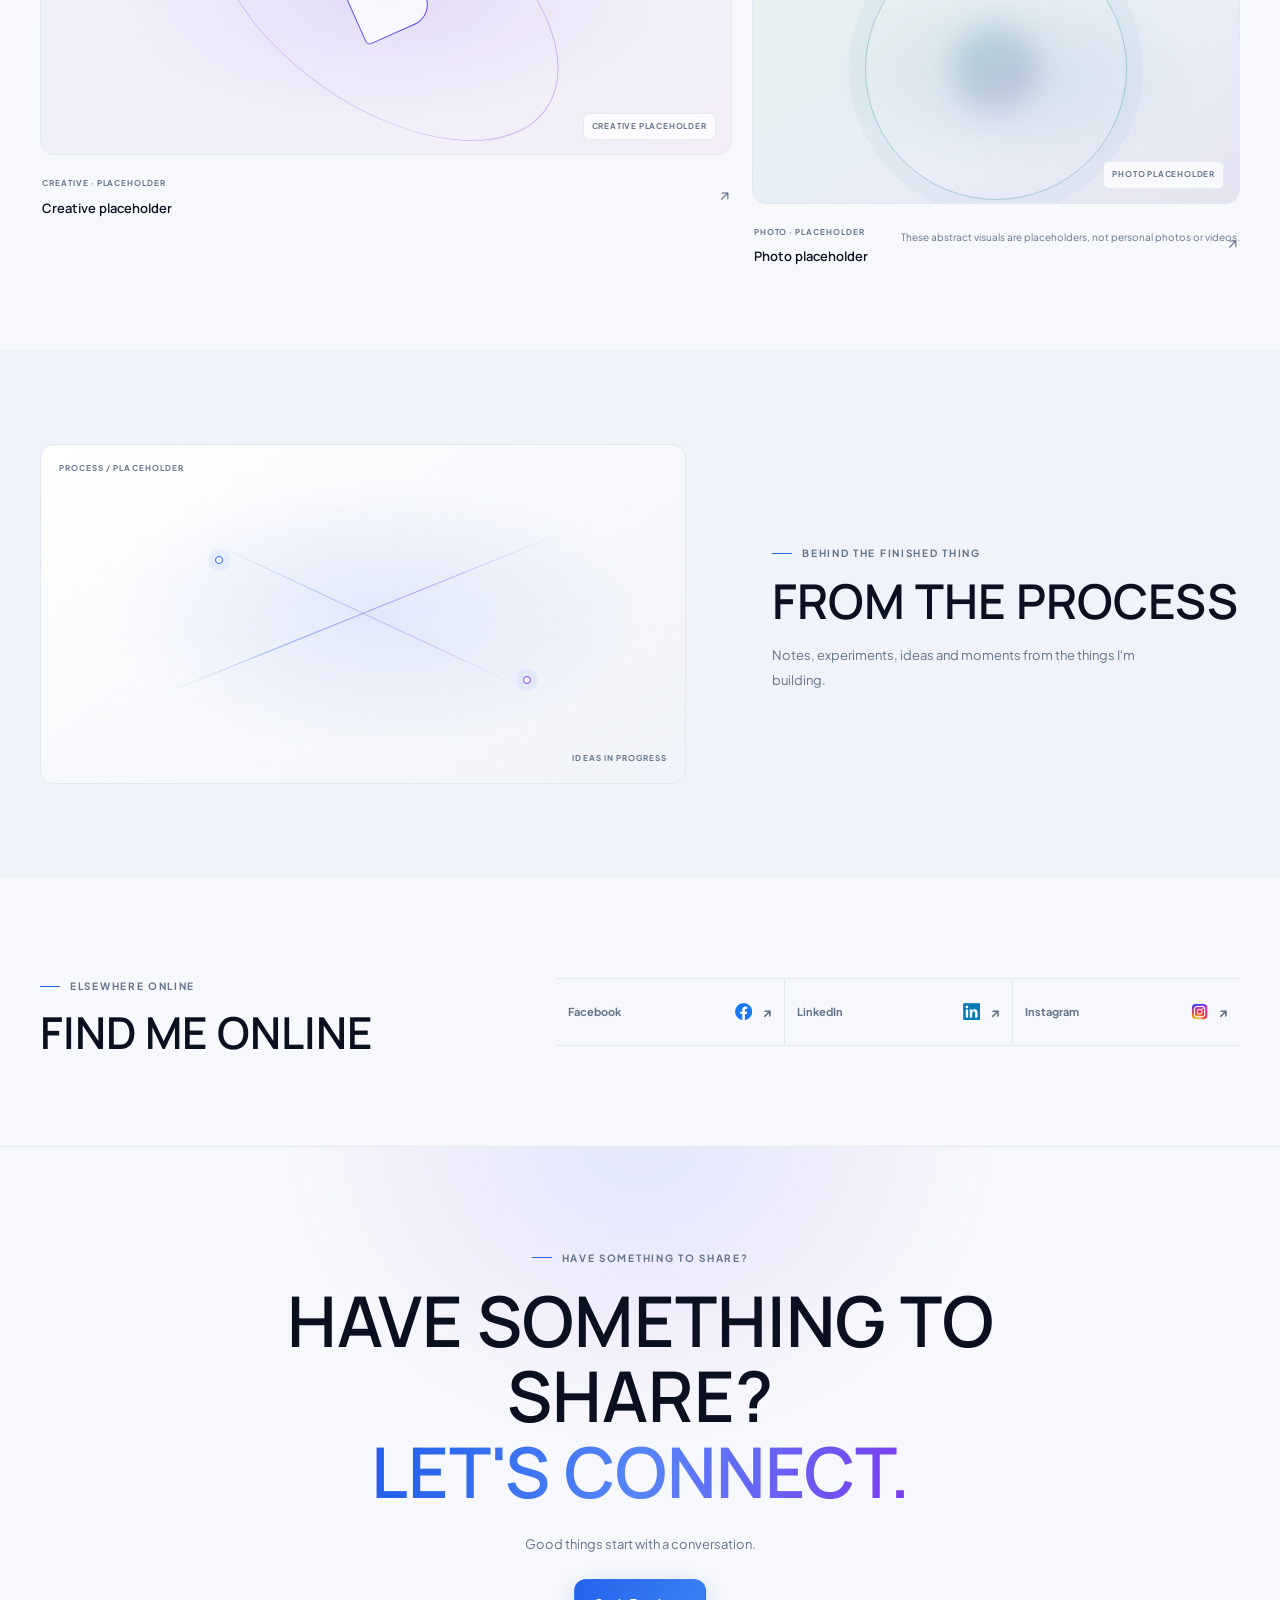
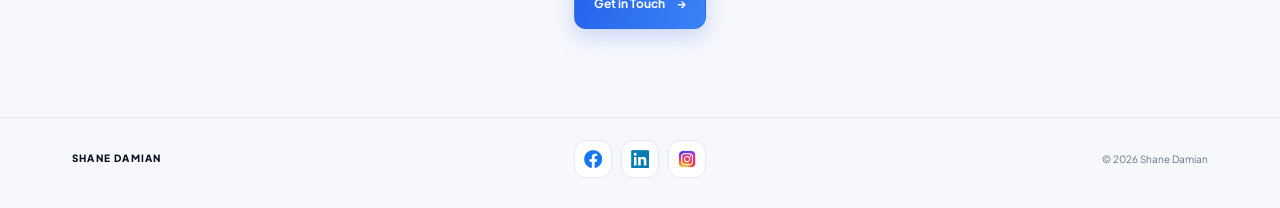
<file: media.html>
<!doctype html>
<html lang="en" data-theme="system">
<head>
  <meta charset="utf-8">
  <meta name="viewport" content="width=device-width, initial-scale=1">
  <meta name="theme-color" content="#f7f8fc">
  <meta name="description" content="A visual journal of things Shane Damian has created, captured, shared, and experienced.">
  <title>Media — Shane Damian</title>
  <link rel="preconnect" href="https://fonts.googleapis.com">
  <link rel="preconnect" href="https://fonts.gstatic.com" crossorigin>
  <link href="https://fonts.googleapis.com/css2?family=Manrope:wght@400;500;600;700;800&family=Plus+Jakarta+Sans:wght@400;500;600;700;800&display=swap" rel="stylesheet">
  <link rel="icon" type="image/png" href="images/favicon/sdlogo.png">
  <link rel="stylesheet" href="styles.css">
  <link rel="stylesheet" href="media.css">
</head>
<body>
  <a class="skip-link" href="#main-content">Skip to content</a>
  <header class="site-header">
    <nav class="nav-shell wrap" aria-label="Main navigation">
      <a class="brand" href="index.html" aria-label="Shane Damian home"><img class="brand-mark" src="images/favicon/sdlogo.png" alt="">SHANE DAMIAN</a>
      <div class="nav-right">
        <div class="nav-links" id="nav-links">
          <a href="index.html">Home</a>
          <a href="about.html">About</a>
          <a href="projects.html">Projects</a>
          <a href="media.html" aria-current="page">Media</a>
          <a href="contact.html">Contact</a>
        </div>
        <div class="nav-actions">
          <button class="icon-button" id="theme-toggle" type="button" aria-label="Switch to dark theme" title="Switch theme"><span class="theme-glyph" aria-hidden="true">☼</span></button>
          <button class="menu-button" id="menu-toggle" type="button" aria-label="Open navigation menu" aria-controls="nav-links" aria-expanded="false"><span class="menu-lines" aria-hidden="true"></span></button>
        </div>
      </div>
    </nav>
  </header>

  <main id="main-content">
    <section class="hero journal-hero" aria-labelledby="journal-hero-title">
      <div class="wrap journal-hero-layout">
        <div class="hero-copy">
          <span class="eyebrow">Beyond the screen</span>
          <h1 id="journal-hero-title">MOMENTS.<br>IDEAS.<br><span class="accent-text">STORIES.</span></h1>
          <p class="hero-description">A visual collection of things I've created, captured, shared, and experienced.</p>
        </div>
        <div class="journal-hero-art" aria-hidden="true">
          <div class="journal-hero-glow"></div>
          <div class="journal-hero-frame frame-back"></div>
          <div class="journal-hero-frame frame-front"><span class="frame-orbit"></span><span class="frame-core"></span></div>
          <span class="journal-art-label">A VISUAL JOURNAL</span>
        </div>
      </div>
    </section>

    <section class="journal-collection" id="media-collection" aria-labelledby="collection-title">
      <div class="wrap">
        <div class="journal-section-heading reveal">
          <div><span class="section-kicker">A changing collection</span><h2 id="collection-title">MEDIA COLLECTION</h2></div>
          <div class="media-filters" id="media-filters" role="group" aria-label="Filter media by category">
            <button class="media-filter is-active" type="button" data-filter="all" aria-pressed="true">ALL</button>
            <button class="media-filter" type="button" data-filter="photos" aria-pressed="false">PHOTOS</button>
            <button class="media-filter" type="button" data-filter="videos" aria-pressed="false">VIDEOS</button>
            <button class="media-filter" type="button" data-filter="creative" aria-pressed="false">CREATIVE</button>
          </div>
        </div>

        <div class="media-mosaic" aria-live="polite">
          <article class="media-entry media-entry-featured reveal" data-category="creative">
            <div class="media-frame media-art-featured" role="img" aria-label="Abstract placeholder artwork for future featured media, not a personal photograph">
              <div class="media-art-grid" aria-hidden="true"></div>
              <div class="media-art-glow" aria-hidden="true"></div>
              <div class="media-art-orbit" aria-hidden="true"></div>
              <div class="media-art-shape" aria-hidden="true"></div>
              <span class="placeholder-stamp">VISUAL PLACEHOLDER</span>
              <span class="featured-media-label">FEATURED MOMENT</span>
            </div>
            <div class="media-entry-caption">
              <div><span class="media-category">CREATIVE · PLACEHOLDER</span><h3>Featured media placeholder</h3></div>
              <span class="media-entry-mark" aria-hidden="true">↗</span>
            </div>
          </article>

          <article class="media-entry media-entry-photo reveal" data-category="photos">
            <div class="media-frame media-art-photo" role="img" aria-label="Abstract photo placeholder artwork, not a real photograph">
              <div class="photo-horizon" aria-hidden="true"></div><div class="photo-sun" aria-hidden="true"></div>
              <span class="placeholder-stamp">PHOTO PLACEHOLDER</span>
            </div>
            <div class="media-entry-caption">
              <div><span class="media-category">PHOTO · PLACEHOLDER</span><h3>Photo placeholder</h3></div>
              <span class="media-entry-mark" aria-hidden="true">↗</span>
            </div>
          </article>

          <article class="media-entry media-entry-video reveal" data-category="videos">
            <div class="media-frame media-art-video" role="img" aria-label="Abstract video placeholder artwork. No video is attached">
              <div class="video-lines" aria-hidden="true"><i></i><i></i><i></i><i></i><i></i></div>
              <span class="video-play" aria-hidden="true">▶</span>
              <span class="placeholder-stamp">VIDEO PLACEHOLDER</span>
            </div>
            <div class="media-entry-caption">
              <div><span class="media-category">VIDEO · PLACEHOLDER</span><h3>Video placeholder</h3></div>
              <span class="media-entry-mark" aria-hidden="true">↗</span>
            </div>
          </article>

          <article class="media-entry media-entry-creative reveal" data-category="creative">
            <div class="media-frame media-art-creative" role="img" aria-label="Abstract creative placeholder artwork for future media">
              <div class="creative-arc" aria-hidden="true"></div><div class="creative-tile" aria-hidden="true"></div>
              <span class="placeholder-stamp">CREATIVE PLACEHOLDER</span>
            </div>
            <div class="media-entry-caption">
              <div><span class="media-category">CREATIVE · PLACEHOLDER</span><h3>Creative placeholder</h3></div>
              <span class="media-entry-mark" aria-hidden="true">↗</span>
            </div>
          </article>

          <article class="media-entry media-entry-photo-two reveal" data-category="photos">
            <div class="media-frame media-art-photo-two" role="img" aria-label="Abstract photo placeholder artwork, not a real photograph">
              <div class="photo-two-ring" aria-hidden="true"></div><div class="photo-two-light" aria-hidden="true"></div>
              <span class="placeholder-stamp">PHOTO PLACEHOLDER</span>
            </div>
            <div class="media-entry-caption">
              <div><span class="media-category">PHOTO · PLACEHOLDER</span><h3>Photo placeholder</h3></div>
              <span class="media-entry-mark" aria-hidden="true">↗</span>
            </div>
          </article>
        </div>
        <p class="media-placeholder-note">These abstract visuals are placeholders, not personal photos or videos.</p>
      </div>
    </section>

    <section class="process-section" aria-labelledby="process-title">
      <div class="wrap process-layout">
        <div class="process-visual reveal" role="img" aria-label="Abstract work-in-progress visual placeholder">
          <div class="process-grid" aria-hidden="true"></div>
          <div class="process-path path-one" aria-hidden="true"></div>
          <div class="process-path path-two" aria-hidden="true"></div>
          <span class="process-node node-one" aria-hidden="true"></span><span class="process-node node-two" aria-hidden="true"></span>
          <span class="process-label">PROCESS / PLACEHOLDER</span>
          <span class="process-caption">IDEAS IN PROGRESS</span>
        </div>
        <div class="process-copy reveal">
          <span class="section-kicker">Behind the finished thing</span>
          <h2 id="process-title">FROM THE PROCESS</h2>
          <p>Notes, experiments, ideas and moments from the things I'm building.</p>
        </div>
      </div>
    </section>

    <section class="media-social-section" aria-labelledby="media-social-title">
      <div class="wrap media-social-layout reveal">
        <div><span class="section-kicker">Elsewhere online</span><h2 id="media-social-title">FIND ME ONLINE</h2></div>
        <nav class="media-social-links" aria-label="Social profiles">
          <a class="media-social-link" href="https://www.facebook.com/share/1DYAMBEWQi/" target="_blank" rel="noopener noreferrer"><span>Facebook</span><img src="images/social/facebook.png" alt="" aria-hidden="true"><span class="media-social-arrow" aria-hidden="true">↗</span></a>
          <a class="media-social-link" href="https://www.linkedin.com/in/shane-damian/" target="_blank" rel="noopener noreferrer"><span>LinkedIn</span><img src="images/social/linkedin.png" alt="" aria-hidden="true"><span class="media-social-arrow" aria-hidden="true">↗</span></a>
          <a class="media-social-link" href="https://www.instagram.com/drex.dam?stkn=ZzFmbGY4cDUxaDQ4" target="_blank" rel="noopener noreferrer"><span>Instagram</span><img src="images/social/instagram.png" alt="" aria-hidden="true"><span class="media-social-arrow" aria-hidden="true">↗</span></a>
        </nav>
      </div>
    </section>

    <section class="contact media-cta" aria-labelledby="media-cta-title">
      <div class="wrap reveal">
        <span class="section-kicker">Have something to share?</span>
        <h2 id="media-cta-title">HAVE SOMETHING TO SHARE?<br><span class="accent-text">LET'S CONNECT.</span></h2>
        <p>Good things start with a conversation.</p>
        <a class="button button-primary" href="contact.html">Get in Touch <span class="arrow" aria-hidden="true">→</span></a>
      </div>
    </section>
  </main>

  <footer class="site-footer">
    <div class="wrap footer">
    <a class="footer-name" href="index.html">SHANE DAMIAN</a>
    <nav class="social-links" aria-label="Social media">
      <a class="social-link" href="https://www.facebook.com/share/1DYAMBEWQi/" target="_blank" rel="noopener noreferrer" aria-label="Facebook"><img src="images/social/facebook.png" alt=""></a>
      <a class="social-link" href="https://www.linkedin.com/in/shane-damian/" target="_blank" rel="noopener noreferrer" aria-label="LinkedIn"><img src="images/social/linkedin.png" alt=""></a>
      <a class="social-link" href="https://www.instagram.com/drex.dam?stkn=ZzFmbGY4cDUxaDQ4" target="_blank" rel="noopener noreferrer" aria-label="Instagram"><img src="images/social/instagram.png" alt=""></a>
    </nav>
    <span>© <span id="year"></span> Shane Damian</span>
    </div>
  </footer>

  <script src="script.js" defer></script>
</body>
</html>
</file>
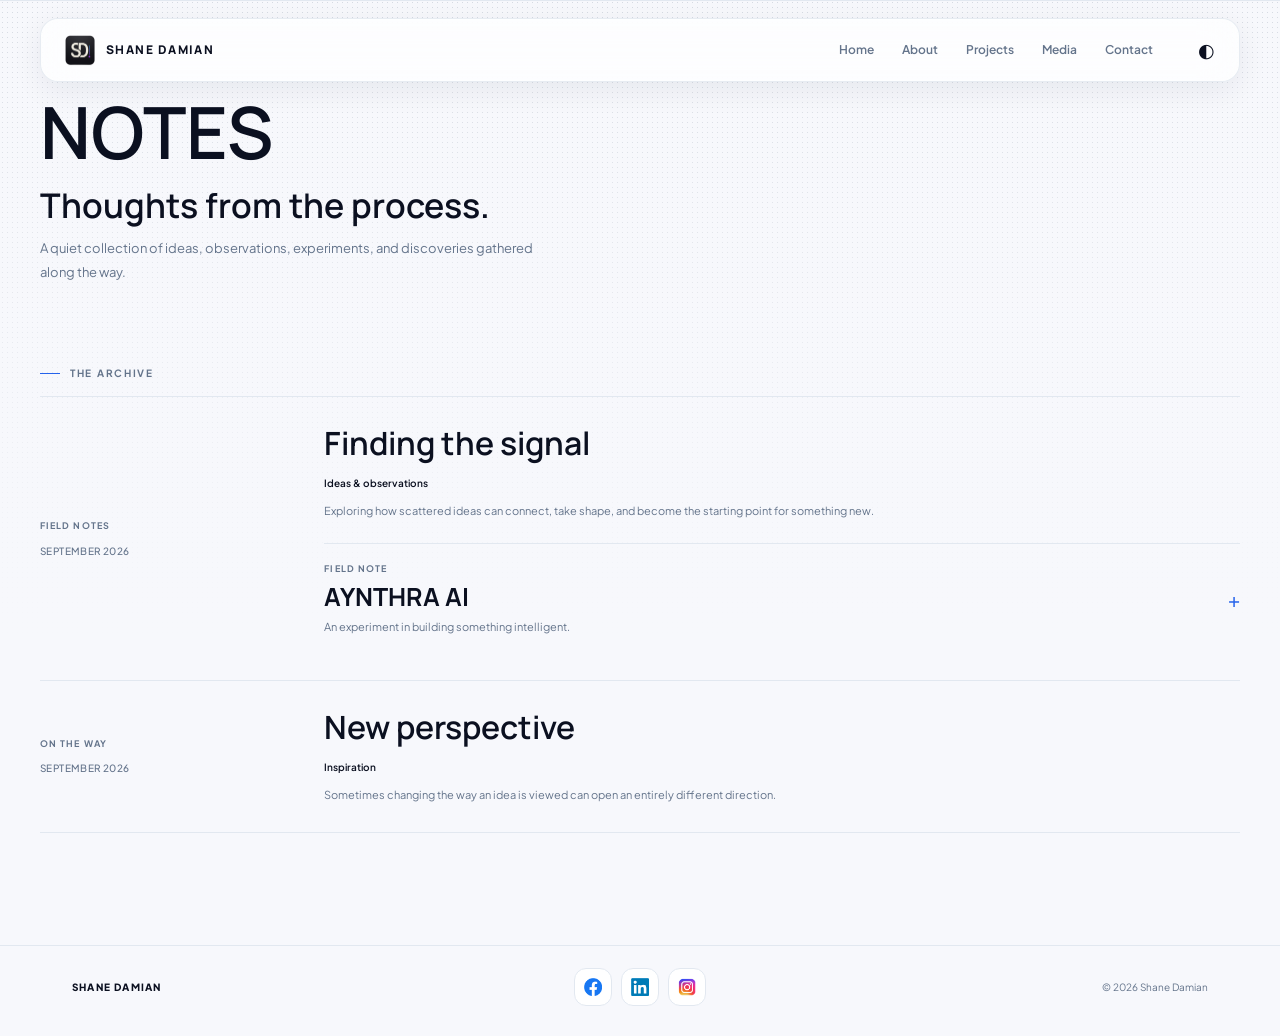
<file: notes.html>
<!doctype html>
<html lang="en" data-theme="system">
<head>
  <meta charset="utf-8">
  <meta name="viewport" content="width=device-width, initial-scale=1">
  <meta name="theme-color" content="#f7f8fc">
  <meta name="description" content="A quiet collection of ideas, observations, experiments, and discoveries by Shane Damian.">
  <title>Notes — Shane Damian</title>
  <link rel="preconnect" href="https://fonts.googleapis.com">
  <link rel="preconnect" href="https://fonts.gstatic.com" crossorigin>
  <link href="https://fonts.googleapis.com/css2?family=Manrope:wght@400;500;600;700;800&family=Plus+Jakarta+Sans:wght@400;500;600;700;800&display=swap" rel="stylesheet">
  <link rel="icon" type="image/png" href="images/favicon/sdlogo.png">
  <link rel="stylesheet" href="styles.css">
  <link rel="stylesheet" href="projects.css">
</head>
<body>
  <a class="skip-link" href="#main-content">Skip to content</a>
  <header class="site-header">
    <nav class="nav-shell wrap" aria-label="Main navigation">
      <a class="brand" href="index.html" aria-label="Shane Damian home"><img class="brand-mark" src="images/favicon/sdlogo.png" alt="">SHANE DAMIAN</a>
      <div class="nav-right">
        <div class="nav-links" id="nav-links">
          <a href="index.html">Home</a>
          <a href="about.html">About</a>
          <a href="projects.html">Projects</a>
          <a href="media.html">Media</a>
          <a href="contact.html">Contact</a>
        </div>
        <div class="nav-actions">
          <button class="icon-button" id="theme-toggle" type="button" aria-label="Switch to dark theme" title="Switch theme"><span class="theme-glyph" aria-hidden="true">☼</span></button>
          <button class="menu-button" id="menu-toggle" type="button" aria-label="Open navigation menu" aria-controls="nav-links" aria-expanded="false"><span class="menu-lines" aria-hidden="true"></span></button>
        </div>
      </div>
    </nav>
  </header>

  <main id="main-content">
    <section class="notes-archive-hero" aria-labelledby="notes-title">
      <div class="wrap reveal">
        <h1 id="notes-title">NOTES</h1>
        <h2 class="notes-archive-subtitle">Thoughts from the process.</h2>
        <p>A quiet collection of ideas, observations, experiments, and discoveries gathered along the way.</p>
      </div>
    </section>

    <section class="notes-archive-list-section" aria-labelledby="notes-list-title">
      <div class="wrap">
        <h2 class="section-kicker notes-list-heading" id="notes-list-title">The archive</h2>
        <div class="notes-list">
          <article class="note-row reveal" id="note-finding-the-signal" aria-labelledby="archive-note-title-signal">
            <div class="note-meta"><span>FIELD NOTES</span><time datetime="2026-09">SEPTEMBER 2026</time></div>
            <div class="note-content">
              <h3 id="archive-note-title-signal">Finding the signal</h3>
              <span class="note-category">Ideas &amp; observations</span>
              <p>Exploring how scattered ideas can connect, take shape, and become the starting point for something new.</p>
              <details class="note-essay">
                <summary>
                  <span class="note-essay-kicker">FIELD NOTE</span>
                  <span class="note-essay-title">AYNTHRA AI</span>
                  <span class="note-essay-deck">An experiment in building something intelligent.</span>
                  <span class="note-essay-indicator" aria-hidden="true"></span>
                </summary>
                <div class="note-essay-body">
                  <p>AYNTHRA AI started with a question:</p>
                  <p><strong>What would it look like to build an AI experience of my own?</strong></p>
                  <p>Not just another chatbot. Not just a wrapper around an existing model. The idea was to explore how different AI capabilities could come together inside one focused, thoughtfully designed system.</p>

                  <h4>The beginning</h4>
                  <p>The project started small.</p>
                  <p>I wanted to understand what actually goes into creating an AI product — the interface people interact with, the systems working behind it, the APIs connecting everything together, and the decisions that make a product feel simple despite everything happening underneath.</p>
                  <p>That meant learning by building.</p>
                  <p>Some parts worked immediately. Others didn't. Some ideas looked great on paper but felt completely different once they became real code.</p>
                  <p>And that's where the interesting part began.</p>

                  <h4>Building the experience</h4>
                  <p>AYNTHRA AI was designed around a simple principle:</p>
                  <p><strong>Complex technology should still feel simple to use.</strong></p>
                  <p>The interface needed to feel modern without becoming overwhelming. The system needed room to grow without making the first experience complicated.</p>
                  <p>Every component became part of the experiment — from the frontend and responsive design to the backend architecture and the way AI interactions are handled.</p>

                  <h4>What I learned</h4>
                  <p>Building AYNTHRA AI taught me that creating an AI product isn't only about the AI itself.</p>
                  <p>It's about everything around it.</p>
                  <p>It's about understanding users, designing clear experiences, connecting systems, handling limitations, solving unexpected problems, and knowing when an idea needs to be changed.</p>
                  <p>More importantly, it taught me that you don't need to know everything before starting.</p>
                  <p>You learn by making.</p>

                  <h4>Where it stands</h4>
                  <p>AYNTHRA AI is currently an evolving project.</p>
                  <p>Some ideas are still being explored. Some parts have been paused while I work on other things. But the project remains an important part of my journey into AI, software development, and product building.</p>
                  <p>It isn't meant to represent a finished product.</p>
                  <p><strong>It's a record of learning how to build one.</strong></p>

                  <h4>The bigger idea</h4>
                  <p>AYNTHRA AI is more than a name or an interface.</p>
                  <p>It's an experiment in turning an idea into something real.</p>
                  <p>And that's probably the most valuable part of the project.</p>
                  <p>Not whether every feature works perfectly.</p>
                  <p>But the fact that I started with an empty folder, a rough idea, and a question — and began building.</p>
                </div>
              </details>
            </div>
          </article>
          <article class="note-row reveal" id="note-new-perspective" aria-labelledby="archive-note-title-perspective">
            <div class="note-meta"><span>ON THE WAY</span><time datetime="2026-09">SEPTEMBER 2026</time></div>
            <div class="note-content">
              <h3 id="archive-note-title-perspective">New perspective</h3>
              <span class="note-category">Inspiration</span>
              <p>Sometimes changing the way an idea is viewed can open an entirely different direction.</p>
            </div>
          </article>
        </div>
      </div>
    </section>
  </main>

  <footer class="site-footer">
    <div class="wrap footer">
      <a class="footer-name" href="index.html">SHANE DAMIAN</a>
      <nav class="social-links" aria-label="Social media">
        <a class="social-link" href="https://www.facebook.com/share/1DYAMBEWQi/" target="_blank" rel="noopener noreferrer" aria-label="Facebook"><img src="images/social/facebook.png" alt=""></a>
        <a class="social-link" href="https://www.linkedin.com/in/shane-damian/" target="_blank" rel="noopener noreferrer" aria-label="LinkedIn"><img src="images/social/linkedin.png" alt=""></a>
        <a class="social-link" href="https://www.instagram.com/drex.dam?stkn=ZzFmbGY4cDUxaDQ4" target="_blank" rel="noopener noreferrer" aria-label="Instagram"><img src="images/social/instagram.png" alt=""></a>
      </nav>
      <span>© <span id="year"></span> Shane Damian</span>
    </div>
  </footer>

  <script src="script.js" defer></script>
</body>
</html>
</file>
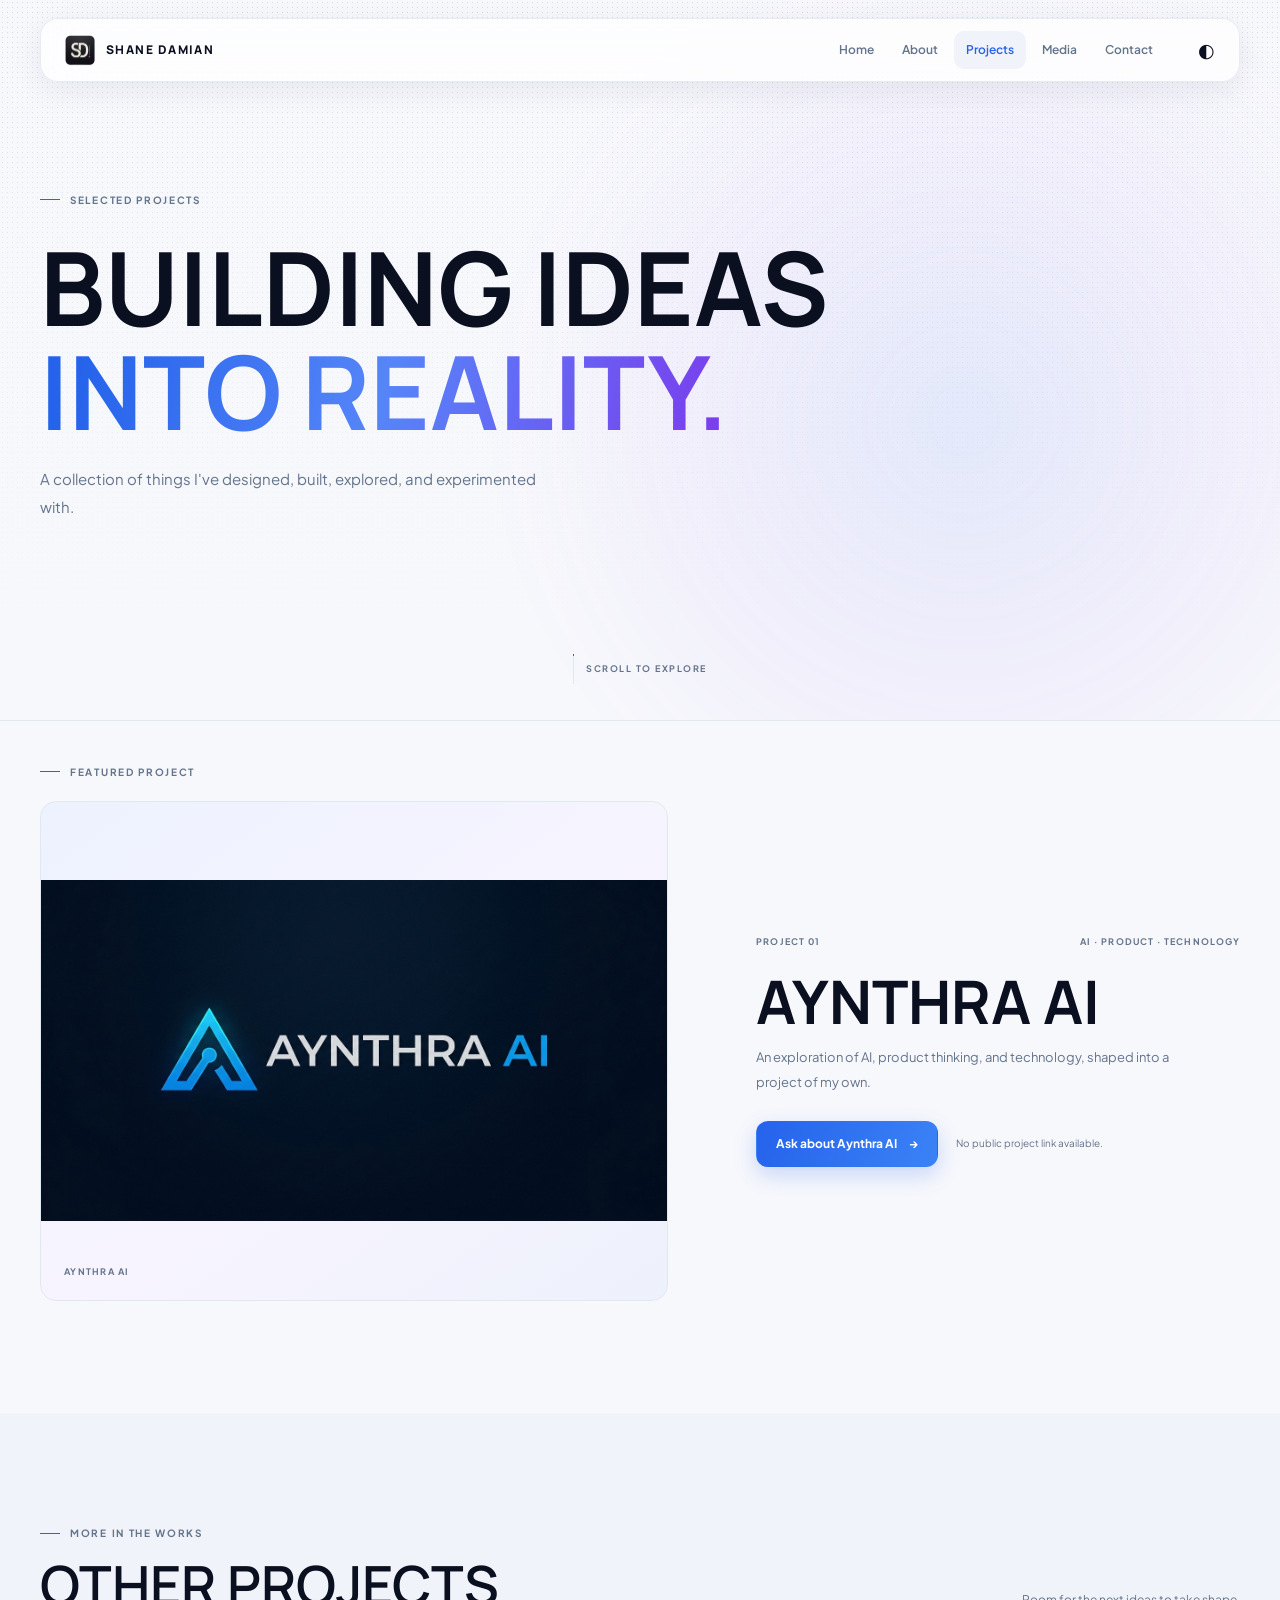
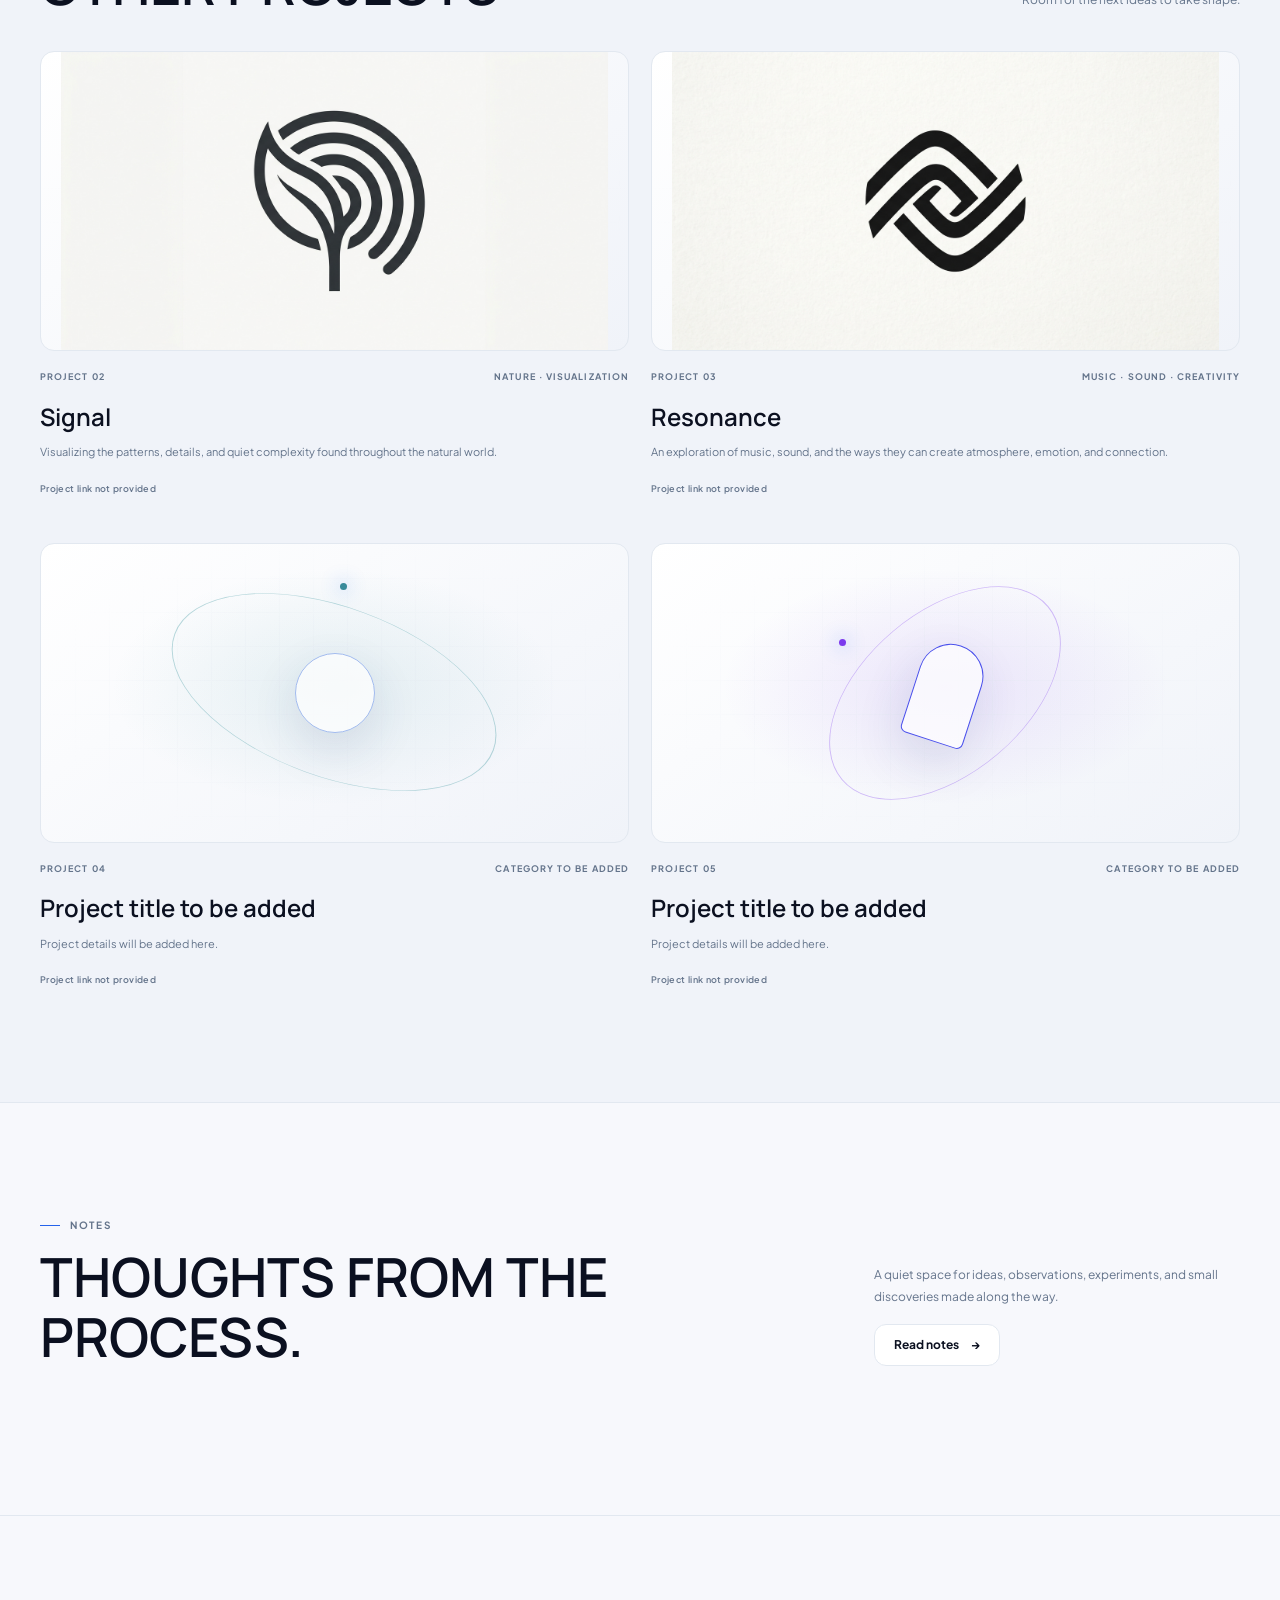
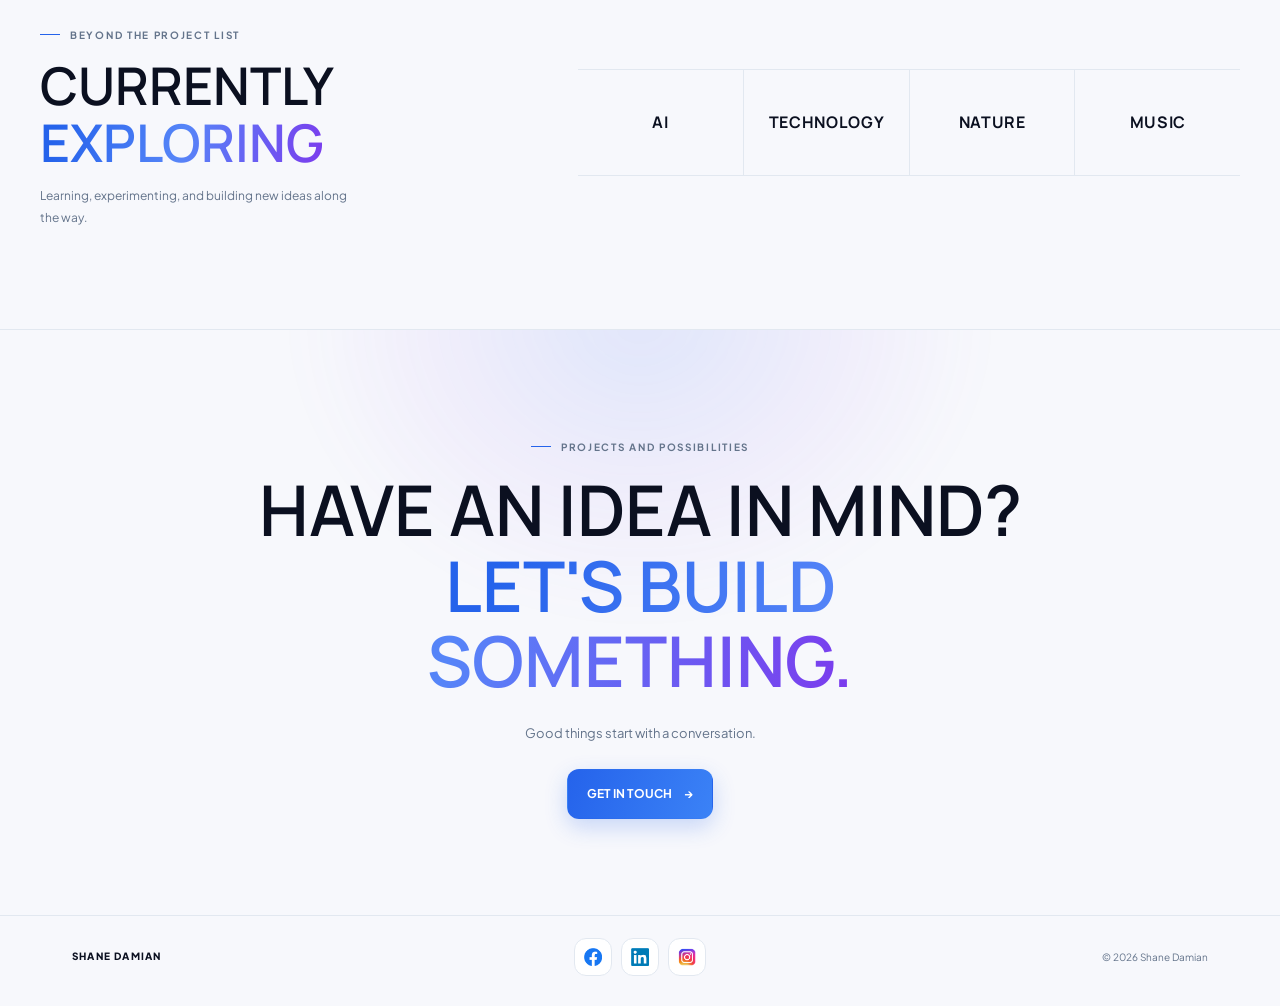
<file: projects.html>
<!doctype html>
<html lang="en" data-theme="system">
<head>
  <meta charset="utf-8">
  <meta name="viewport" content="width=device-width, initial-scale=1">
  <meta name="theme-color" content="#f7f8fc">
  <meta name="description" content="A curated collection of projects and explorations by Shane Damian.">
  <title>Projects — Shane Damian</title>
  <link rel="preconnect" href="https://fonts.googleapis.com">
  <link rel="preconnect" href="https://fonts.gstatic.com" crossorigin>
  <link href="https://fonts.googleapis.com/css2?family=Manrope:wght@400;500;600;700;800&family=Plus+Jakarta+Sans:wght@400;500;600;700;800&display=swap" rel="stylesheet">
  <link rel="icon" type="image/png" href="images/favicon/sdlogo.png">
  <link rel="stylesheet" href="styles.css">
  <link rel="stylesheet" href="projects.css">
</head>
<body>
  <a class="skip-link" href="#main-content">Skip to content</a>
  <header class="site-header">
    <nav class="nav-shell wrap" aria-label="Main navigation">
      <a class="brand" href="index.html" aria-label="Shane Damian home"><img class="brand-mark" src="images/favicon/sdlogo.png" alt="">SHANE DAMIAN</a>
      <div class="nav-right">
        <div class="nav-links" id="nav-links">
          <a href="index.html">Home</a>
          <a href="about.html">About</a>
          <a href="projects.html" aria-current="page">Projects</a>
          <a href="media.html">Media</a>
          <a href="contact.html">Contact</a>
        </div>
        <div class="nav-actions">
          <button class="icon-button" id="theme-toggle" type="button" aria-label="Switch to dark theme" title="Switch theme"><span class="theme-glyph" aria-hidden="true">☼</span></button>
          <button class="menu-button" id="menu-toggle" type="button" aria-label="Open navigation menu" aria-controls="nav-links" aria-expanded="false"><span class="menu-lines" aria-hidden="true"></span></button>
        </div>
      </div>
    </nav>
  </header>

  <main id="main-content">
    <section class="hero projects-hero" aria-labelledby="projects-hero-title">
      <div class="wrap hero-layout">
        <div class="hero-copy">
          <span class="eyebrow">Selected projects</span>
          <h1 id="projects-hero-title">BUILDING IDEAS<br><span class="accent-text">INTO REALITY.</span></h1>
          <p class="hero-description">A collection of things I've designed, built, explored, and experimented with.</p>
        </div>
      </div>
      <a class="hero-scroll" href="#featured-project"><span class="scroll-line" aria-hidden="true"></span><span>SCROLL TO EXPLORE</span></a>
    </section>

    <section class="featured-section" id="featured-project" aria-labelledby="featured-title">
      <div class="wrap">
        <div class="section-kicker reveal">Featured project</div>
        <article class="featured-project reveal">
          <div class="featured-visual">
            <img class="featured-image" src="images/projects/Aynthra.png" alt="Aynthra AI project image">
            <div class="featured-visual-caption" aria-hidden="true"><span>AYNTHRA AI</span></div>
          </div>
          <div class="featured-copy">
            <div class="project-meta"><span>PROJECT 01</span><span>AI · PRODUCT · TECHNOLOGY</span></div>
            <h2 id="featured-title">AYNTHRA AI</h2>
            <p>An exploration of AI, product thinking, and technology, shaped into a project of my own.</p>
            <div class="featured-action-row">
              <a class="button button-primary" href="mailto:don.damianz@proton.me?subject=Aynthra%20AI">Ask about Aynthra AI <span class="arrow" aria-hidden="true">→</span></a>
              <span class="project-link-note">No public project link available.</span>
            </div>
          </div>
        </article>
      </div>
    </section>

    <section class="other-projects-section" aria-labelledby="other-projects-title">
      <div class="wrap">
        <div class="projects-section-heading reveal">
          <div><span class="section-kicker">More in the works</span><h2 id="other-projects-title">OTHER PROJECTS</h2></div>
          <p>Room for the next ideas to take shape.</p>
        </div>
        <div class="project-archive-grid">
          <article class="archive-project reveal" id="project-02">
            <div class="archive-visual" role="img" aria-label="Signal project image"><img class="project-card-image" src="images/projects/signal.png" alt=""></div>
            <div class="project-meta"><span>PROJECT 02</span><span>NATURE · VISUALIZATION</span></div>
            <h3>Signal</h3>
            <p>Visualizing the patterns, details, and quiet complexity found throughout the natural world.</p>
            <span class="archive-link-note">Project link not provided</span>
          </article>
          <article class="archive-project reveal" id="project-03">
            <div class="archive-visual visual-three" role="img" aria-label="Resonance project image"><img class="project-card-image" src="images/projects/resonance.png" alt=""></div>
            <div class="project-meta"><span>PROJECT 03</span><span>MUSIC · SOUND · CREATIVITY</span></div>
            <h3>Resonance</h3>
            <p>An exploration of music, sound, and the ways they can create atmosphere, emotion, and connection.</p>
            <span class="archive-link-note">Project link not provided</span>
          </article>
          <article class="archive-project reveal">
            <div class="archive-visual visual-four" role="img" aria-label="Abstract project placeholder artwork"><span class="visual-ring"></span><span class="visual-shape"></span><span class="visual-spark"></span></div>
            <div class="project-meta"><span>PROJECT 04</span><span>CATEGORY TO BE ADDED</span></div>
            <h3>Project title to be added</h3>
            <p>Project details will be added here.</p>
            <span class="archive-link-note">Project link not provided</span>
          </article>
          <article class="archive-project reveal">
            <div class="archive-visual visual-five" role="img" aria-label="Abstract project placeholder artwork"><span class="visual-ring"></span><span class="visual-shape"></span><span class="visual-spark"></span></div>
            <div class="project-meta"><span>PROJECT 05</span><span>CATEGORY TO BE ADDED</span></div>
            <h3>Project title to be added</h3>
            <p>Project details will be added here.</p>
            <span class="archive-link-note">Project link not provided</span>
          </article>
        </div>
      </div>
    </section>

    <section class="notes-section" aria-labelledby="notes-title">
      <div class="wrap">
        <div class="projects-section-heading notes-section-heading reveal">
          <div><span class="section-kicker">Notes</span><h2 id="notes-title">THOUGHTS FROM THE PROCESS.</h2></div>
          <div class="notes-heading-action">
            <p>A quiet space for ideas, observations, experiments, and small discoveries made along the way.</p>
            <a class="button button-secondary" href="notes.html">Read notes <span class="arrow" aria-hidden="true">→</span></a>
          </div>
        </div>
      </div>
    </section>

    <section class="exploring-section" aria-labelledby="exploring-title">
      <div class="wrap exploring-layout">
        <div class="exploring-copy reveal">
          <span class="section-kicker">Beyond the project list</span>
          <h2 id="exploring-title">CURRENTLY<br><span class="accent-text">EXPLORING</span></h2>
          <p>Learning, experimenting, and building new ideas along the way.</p>
        </div>
        <ul class="exploring-list reveal" aria-label="Current areas of exploration">
          <li>AI</li>
          <li>TECHNOLOGY</li>
          <li>NATURE</li>
          <li>MUSIC</li>
        </ul>
      </div>
    </section>

    <section class="contact projects-cta" aria-labelledby="projects-cta-title">
      <div class="wrap reveal">
        <span class="section-kicker">Projects and possibilities</span>
        <h2 id="projects-cta-title">HAVE AN IDEA IN MIND?<br><span class="accent-text">LET'S BUILD SOMETHING.</span></h2>
        <p>Good things start with a conversation.</p>
        <a class="button button-primary" href="contact.html">GET IN TOUCH <span class="arrow" aria-hidden="true">→</span></a>
      </div>
    </section>
  </main>

  <footer class="site-footer">
    <div class="wrap footer">
    <a class="footer-name" href="index.html">SHANE DAMIAN</a>
    <nav class="social-links" aria-label="Social media">
      <a class="social-link" href="https://www.facebook.com/share/1DYAMBEWQi/" target="_blank" rel="noopener noreferrer" aria-label="Facebook"><img src="images/social/facebook.png" alt=""></a>
      <a class="social-link" href="https://www.linkedin.com/in/shane-damian/" target="_blank" rel="noopener noreferrer" aria-label="LinkedIn"><img src="images/social/linkedin.png" alt=""></a>
      <a class="social-link" href="https://www.instagram.com/drex.dam?stkn=ZzFmbGY4cDUxaDQ4" target="_blank" rel="noopener noreferrer" aria-label="Instagram"><img src="images/social/instagram.png" alt=""></a>
    </nav>
    <span>© <span id="year"></span> Shane Damian</span>
    </div>
  </footer>

  <script src="script.js" defer></script>
</body>
</html>
</file>
<file: styles.css>
:root {
  color-scheme: light;
  --page: #f7f8fc;
  --surface: #fff;
  --surface-soft: #f0f3f9;
  --ink: #0b1020;
  --muted: #64748b;
  --line: #e2e8f0;
  --blue: #2563eb;
  --blue-bright: #3b82f6;
  --violet: #7c3aed;
  --nav-bg: rgb(255 255 255 / 78%);
  --shadow: 0 18px 60px rgb(26 39 74 / 8%);
  --display: "Manrope", "Plus Jakarta Sans", sans-serif;
  --body: "Plus Jakarta Sans", "Manrope", sans-serif;
  --max: 1200px;
}

html[data-theme="dark"] {
  color-scheme: dark;
  --page: #070a12;
  --surface: #0d1220;
  --surface-soft: #131a2a;
  --ink: #f8fafc;
  --muted: #94a3b8;
  --line: #20283a;
  --blue: #4f8cff;
  --blue-bright: #69a0ff;
  --violet: #8b5cf6;
  --nav-bg: rgb(13 18 32 / 80%);
  --shadow: 0 18px 60px rgb(0 0 0 / 24%);
}

*, *::before, *::after { box-sizing: border-box; }
html { scroll-behavior: smooth; scroll-padding-top: 110px; }
body {
  margin: 0;
  background: var(--page);
  color: var(--ink);
  font-family: var(--body);
  font-size: 15px;
  line-height: 1.7;
  transition: background-color .45s ease, color .45s ease;
  -webkit-font-smoothing: antialiased;
}
body::before {
  position: fixed;
  z-index: -1;
  inset: 0;
  pointer-events: none;
  content: "";
  opacity: .22;
  background-image: radial-gradient(var(--muted) .55px, transparent .55px);
  background-size: 5px 5px;
  mask-image: linear-gradient(to bottom, #000 0%, transparent 72%);
}
a { color: inherit; text-decoration: none; }
button { color: inherit; font: inherit; }
button:focus-visible, a:focus-visible { outline: 3px solid var(--blue-bright); outline-offset: 4px; }
.skip-link {
  position: fixed;
  z-index: 30;
  top: 12px;
  left: 12px;
  padding: 10px 14px;
  transform: translateY(-160%);
  border: 1px solid var(--line);
  border-radius: 10px;
  background: var(--surface);
  color: var(--ink);
  transition: transform .2s ease;
}
.skip-link:focus { transform: translateY(0); }
::selection { color: #fff; background: var(--blue); }
.wrap { width: min(var(--max), calc(100% - 64px)); margin-inline: auto; }

.site-header {
  position: fixed;
  z-index: 20;
  top: 18px;
  left: 0;
  width: 100%;
  pointer-events: none;
}
.nav-shell {
  display: flex;
  min-height: 64px;
  align-items: center;
  justify-content: space-between;
  padding: 0 14px 0 23px;
  border: 1px solid color-mix(in srgb, var(--line) 82%, transparent);
  border-radius: 18px;
  background: var(--nav-bg);
  box-shadow: 0 8px 30px rgb(18 30 58 / 7%);
  backdrop-filter: blur(18px);
  -webkit-backdrop-filter: blur(18px);
  pointer-events: auto;
  transition: background .4s ease, border-color .4s ease, box-shadow .3s ease;
}
.brand {
  display: flex;
  align-items: center;
  gap: 10px;
  font-family: var(--display);
  font-size: 12px;
  font-weight: 800;
  letter-spacing: .12em;
  white-space: nowrap;
}
.brand-mark { display: block; width: 32px; height: 32px; flex: none; object-fit: contain; }
.nav-right, .nav-links { display: flex; align-items: center; }
.nav-right { gap: 22px; }
.nav-links { gap: 4px; }
.nav-links a {
  padding: 9px 12px;
  border-radius: 10px;
  color: var(--muted);
  font-size: 12px;
  font-weight: 600;
  transition: color .2s ease, background .2s ease;
}
.nav-links a:hover { color: var(--ink); background: var(--surface-soft); }
.nav-links a[aria-current="page"] { color: var(--blue); background: var(--surface-soft); }
.nav-actions { display: flex; align-items: center; gap: 8px; }
.icon-button, .menu-button {
  display: grid;
  width: 38px;
  height: 38px;
  place-items: center;
  border: 1px solid transparent;
  border-radius: 12px;
  background: transparent;
  cursor: pointer;
  transition: background .2s ease, border-color .2s ease, transform .2s ease;
}
.icon-button:hover, .menu-button:hover { transform: translateY(-1px); border-color: var(--line); background: var(--surface-soft); }
.theme-glyph { font-size: 19px; line-height: 1; }
.menu-button { display: none; }
.menu-lines, .menu-lines::before, .menu-lines::after {
  width: 17px;
  height: 1.5px;
  border-radius: 2px;
  background: currentColor;
  transition: transform .25s ease;
}
.menu-lines { position: relative; }
.menu-lines::before, .menu-lines::after { position: absolute; left: 0; content: ""; }
.menu-lines::before { top: -5px; }
.menu-lines::after { top: 5px; }
.menu-button[aria-expanded="true"] .menu-lines { background: transparent; }
.menu-button[aria-expanded="true"] .menu-lines::before { transform: translateY(5px) rotate(45deg); }
.menu-button[aria-expanded="true"] .menu-lines::after { transform: translateY(-5px) rotate(-45deg); }

.hero {
  position: relative;
  display: flex;
  min-height: min(890px, 100svh);
  align-items: center;
  overflow: hidden;
  padding: 130px 0 106px;
  isolation: isolate;
}
.hero::before {
  position: absolute;
  z-index: -1;
  top: 2%;
  right: -8%;
  width: min(78vw, 1040px);
  aspect-ratio: 1;
  border-radius: 50%;
  background: radial-gradient(circle, rgb(96 139 255 / 12%), rgb(124 58 237 / 6%) 38%, transparent 70%);
  filter: blur(30px);
  content: "";
  animation: atmosphere 16s ease-in-out infinite alternate;
}
.hero-layout { display: grid; grid-template-columns: 1.04fr .96fr; align-items: center; gap: 32px; }
.hero-copy { position: relative; z-index: 2; padding: 24px 0 32px; animation: rise-in .9s .08s both; }
.eyebrow, .section-kicker {
  display: inline-flex;
  align-items: center;
  gap: 10px;
  color: var(--muted);
  font-size: 10px;
  font-weight: 700;
  letter-spacing: .17em;
  line-height: 1.4;
  text-transform: uppercase;
}
.eyebrow::before, .section-kicker::before { width: 20px; height: 1px; background: var(--blue); content: ""; }
.hero h1 {
  margin: 26px 0 18px;
  font-family: var(--display);
  font-size: clamp(58px, 7.25vw, 100px);
  font-weight: 700;
  letter-spacing: 0;
  line-height: .99;
}
.hero h1 .name {
  display: block;
  margin-bottom: 25px;
  color: var(--muted);
  font-size: .19em;
  font-weight: 800;
  letter-spacing: .22em;
  line-height: 1;
}
.hero h1 .line { display: block; overflow: hidden; padding: 0 4px 7px 0; }
.hero h1 .line span { display: block; animation: text-in .9s cubic-bezier(.2,.75,.2,1) both; }
.hero h1 .line:nth-of-type(2) span { animation-delay: .18s; }
.hero h1 .line:nth-of-type(3) span { animation-delay: .29s; }
.hero h1 .line:nth-of-type(4) span { animation-delay: .4s; }
.accent-text { color: transparent; background: linear-gradient(105deg, var(--blue) 7%, #5685f8 50%, var(--violet) 100%); background-clip: text; -webkit-background-clip: text; }
.hero-description { max-width: 440px; margin: 13px 0 28px; color: var(--muted); font-size: 15px; line-height: 1.85; }
.hero-actions { display: flex; flex-wrap: wrap; align-items: center; gap: 12px; }
.button {
  display: inline-flex;
  min-height: 50px;
  align-items: center;
  justify-content: center;
  gap: 12px;
  padding: 0 19px;
  border: 1px solid transparent;
  border-radius: 12px;
  font-size: 12px;
  font-weight: 700;
  transition: transform .25s ease, box-shadow .25s ease, border-color .25s ease, background .25s ease;
}
.button:hover { transform: translateY(-3px); }
.button-primary { color: #fff; background: linear-gradient(110deg, var(--blue), var(--blue-bright)); box-shadow: 0 8px 22px rgb(37 99 235 / 23%); }
.button-primary:hover { box-shadow: 0 12px 30px rgb(37 99 235 / 32%); }
.button .arrow { display: inline-block; transition: transform .25s ease; }
.button:hover .arrow, .text-link:hover .arrow { transform: translateX(4px); }
.button-secondary { border-color: var(--line); background: var(--surface); }
.button-secondary:hover { border-color: color-mix(in srgb, var(--blue) 36%, var(--line)); }

.hero-art {
  position: relative;
  display: grid;
  min-height: 480px;
  place-items: center;
  isolation: isolate;
  animation: rise-in 1.1s .22s both;
}
.art-glow {
  position: absolute;
  z-index: -2;
  width: 88%;
  aspect-ratio: 1;
  border-radius: 50%;
  background: radial-gradient(circle at 47% 48%, rgb(62 126 255 / 18%), rgb(122 82 232 / 11%) 34%, transparent 68%);
  filter: blur(24px);
  animation: atmosphere 13s ease-in-out infinite alternate-reverse;
}
.art-grid {
  position: absolute;
  z-index: -1;
  width: 100%;
  height: 90%;
  opacity: .2;
  background-image: linear-gradient(var(--line) 1px, transparent 1px), linear-gradient(90deg, var(--line) 1px, transparent 1px);
  background-position: center;
  background-size: 42px 42px;
  mask-image: radial-gradient(ellipse, #000 8%, transparent 72%);
}
.orbit {
  position: absolute;
  width: 71%;
  aspect-ratio: 1;
  border: 1px solid color-mix(in srgb, var(--blue) 24%, transparent);
  border-radius: 50%;
  transform: rotate(-28deg) scaleY(.55);
}
.orbit-two { width: 88%; transform: rotate(48deg) scaleY(.48); border-color: color-mix(in srgb, var(--violet) 23%, transparent); }
.orbit-three { width: 60%; transform: rotate(82deg) scaleY(.5); border-color: color-mix(in srgb, var(--blue-bright) 20%, transparent); }
.orbit-dot {
  position: absolute;
  top: 15%;
  right: 22%;
  width: 8px;
  height: 8px;
  border-radius: 50%;
  background: var(--blue-bright);
  box-shadow: 0 0 20px 4px rgb(59 130 246 / 40%);
}
.orbit-two .orbit-dot { top: auto; right: auto; bottom: 10%; left: 20%; width: 6px; height: 6px; background: var(--violet); box-shadow: 0 0 20px 4px rgb(124 58 237 / 40%); }
.art-core {
  position: relative;
  display: grid;
  width: 190px;
  aspect-ratio: 1;
  place-items: center;
  border: 1px solid rgb(255 255 255 / 62%);
  border-radius: 42px;
  background: linear-gradient(145deg, rgb(255 255 255 / 78%), rgb(238 243 255 / 45%) 48%, rgb(235 228 255 / 52%));
  box-shadow: 0 26px 80px rgb(70 90 150 / 15%), inset 0 1px 0 rgb(255 255 255 / 85%);
  backdrop-filter: blur(12px);
  transform: rotate(-8deg);
  animation: float 7s ease-in-out infinite;
}
html[data-theme="dark"] .art-core { border-color: rgb(153 177 255 / 18%); background: linear-gradient(145deg, rgb(28 42 71 / 83%), rgb(17 26 47 / 75%) 50%, rgb(46 28 79 / 68%)); box-shadow: 0 26px 80px rgb(0 0 0 / 32%), inset 0 1px 0 rgb(255 255 255 / 9%); }
.core-mark { position: relative; width: 86px; height: 86px; transform: rotate(8deg); }
.core-mark::before, .core-mark::after { position: absolute; inset: 12px; border: 1px solid var(--blue); border-radius: 28px 7px 28px 7px; content: ""; transform: rotate(45deg); }
.core-mark::after { inset: 22px; border-color: var(--violet); border-radius: 50%; transform: rotate(-25deg); }
.core-center { position: absolute; inset: 36px; z-index: 1; border-radius: 50%; background: linear-gradient(135deg, var(--blue), var(--violet)); box-shadow: 0 0 24px rgb(92 116 255 / 54%); }
.art-label {
  position: absolute;
  display: flex;
  align-items: center;
  gap: 8px;
  padding: 10px 13px;
  border: 1px solid color-mix(in srgb, var(--line) 75%, transparent);
  border-radius: 11px;
  background: var(--nav-bg);
  box-shadow: 0 8px 26px rgb(20 34 66 / 7%);
  backdrop-filter: blur(14px);
  color: var(--muted);
  font-size: 9px;
  font-weight: 700;
  letter-spacing: .1em;
  text-transform: uppercase;
}
.art-label i { width: 6px; height: 6px; border-radius: 50%; background: var(--blue); }
.label-one { top: 20%; left: 3%; }
.label-two { right: 0; bottom: 23%; }
.label-three { bottom: 9%; left: 16%; }
.hero-scroll { position: absolute; bottom: 36px; left: 50%; display: flex; align-items: center; gap: 12px; color: var(--muted); font-size: 9px; font-weight: 700; letter-spacing: .17em; transform: translateX(-50%); }
.scroll-line { position: relative; width: 1px; height: 30px; overflow: hidden; background: var(--line); }
.scroll-line::after { position: absolute; top: -10px; left: 0; width: 1px; height: 12px; background: var(--blue); content: ""; animation: scroll 1.8s ease-in-out infinite; }

.section { padding: 118px 0; }
.section-head { display: flex; align-items: end; justify-content: space-between; gap: 24px; margin-bottom: 42px; }
.section h2, .contact h2 { margin: 16px 0 0; font-family: var(--display); font-size: clamp(34px, 5vw, 58px); font-weight: 600; letter-spacing: 0; line-height: 1.08; }
.about { border-top: 1px solid var(--line); }
.about-layout { display: grid; grid-template-columns: .85fr 1.15fr; gap: 10%; align-items: start; }
.about .section-head { display: block; margin: 0; }
.about-copy { padding-top: 20px; }
.about-copy p { max-width: 630px; margin: 0 0 22px; color: var(--muted); font-size: 16px; line-height: 1.9; }
.text-link { display: inline-flex; align-items: center; gap: 9px; color: var(--blue); font-size: 12px; font-weight: 700; }
.text-link .arrow { transition: transform .25s ease; }

.projects { background: var(--surface-soft); transition: background .4s ease; }
.section-head p { max-width: 350px; margin: 0 0 3px; color: var(--muted); font-size: 13px; }
.project-grid { display: grid; grid-template-columns: repeat(3, 1fr); gap: 18px; }
.project-card {
  min-width: 0;
  overflow: hidden;
  border: 1px solid var(--line);
  border-radius: 16px;
  background: var(--surface);
  transition: transform .35s ease, border-color .35s ease, box-shadow .35s ease, background .4s ease;
  transform: perspective(1000px) rotateX(var(--tilt-x, 0deg)) rotateY(var(--tilt-y, 0deg));
}
.project-card:hover { border-color: color-mix(in srgb, var(--blue) 34%, var(--line)); box-shadow: 0 18px 40px rgb(27 43 79 / 9%); transform: perspective(1000px) translateY(-5px) rotateX(var(--tilt-x, 0deg)) rotateY(var(--tilt-y, 0deg)); }
.project-art { position: relative; display: grid; height: 228px; overflow: hidden; place-items: center; background: #edf2ff; }
html[data-theme="dark"] .project-art { background: #111a2d; }
.project-art::before { position: absolute; inset: 0; opacity: .5; background-image: linear-gradient(rgb(112 139 195 / 12%) 1px, transparent 1px), linear-gradient(90deg, rgb(112 139 195 / 12%) 1px, transparent 1px); background-size: 28px 28px; content: ""; mask-image: radial-gradient(ellipse, #000 5%, transparent 78%); }
.project-card-image { position: absolute; inset: 0; width: 100%; height: 100%; object-fit: contain; }
.art-ai { background: radial-gradient(ellipse at 48% 44%, #d8e2ff, #eef2ff 57%, #e8ebfa); }
html[data-theme="dark"] .art-ai { background: radial-gradient(ellipse at 48% 44%, #1c2c4b, #121b30 58%, #17162c); }
.art-signal { background: radial-gradient(ellipse at 50% 45%, #eee4ff, #f2effa 56%, #eaedf7); }
html[data-theme="dark"] .art-signal { background: radial-gradient(ellipse at 50% 45%, #302344, #19172d 59%, #141a2a); }
.art-resonance { background: radial-gradient(ellipse at 50% 44%, #e7e6cc, #eef0e4 55%, #e2e6df); }
html[data-theme="dark"] .art-resonance { background: radial-gradient(ellipse at 50% 44%, #284449, #1b3034 56%, #17252b); }
.project-info { padding: 21px 21px 19px; }
.project-title-row { display: flex; align-items: center; justify-content: space-between; gap: 12px; }
.project-title-row h3 { margin: 0; font-family: var(--display); font-size: 17px; font-weight: 700; letter-spacing: 0; }
.project-arrow { display: grid; width: 31px; height: 31px; flex: none; place-items: center; border: 1px solid var(--line); border-radius: 50%; color: var(--muted); transition: color .25s ease, border-color .25s ease, transform .25s ease; }
.project-card:hover .project-arrow { transform: translate(2px, -2px); border-color: var(--blue); color: var(--blue); }
.project-info p { min-height: 48px; margin: 10px 0 17px; color: var(--muted); font-size: 12px; line-height: 1.8; }
.tags { display: flex; flex-wrap: wrap; gap: 7px; }
.tag { padding: 5px 9px; border: 1px solid var(--line); border-radius: 7px; color: var(--muted); font-size: 9px; font-weight: 600; }

.media { border-top: 1px solid var(--line); }
.media-grid { display: grid; grid-template-columns: 1.15fr .85fr .85fr; gap: 14px; }
.media-tile { position: relative; display: flex; min-height: 250px; flex-direction: column; justify-content: space-between; overflow: hidden; padding: 19px; border: 1px solid var(--line); border-radius: 14px; background: var(--surface); transition: transform .3s ease, border-color .3s ease, background .4s ease; }
.media-tile:hover { transform: translateY(-4px); border-color: color-mix(in srgb, var(--blue) 38%, var(--line)); }
.media-image { position: absolute; inset: 0; z-index: 0; overflow: hidden; }
.media-image::before, .media-image::after { position: absolute; content: ""; }
.media-one .media-image { background: linear-gradient(145deg, #dce6fb 0%, #f0eafe 52%, #dce8fa 100%); }
html[data-theme="dark"] .media-one .media-image { background: linear-gradient(145deg, #1e3150, #2b2144 52%, #182c45); }
.media-one .media-image::before { width: 240px; height: 240px; top: 18px; right: -6px; border: 1px solid rgb(68 106 187 / 28%); border-radius: 50%; box-shadow: 0 0 0 26px rgb(94 124 196 / 6%), 0 0 0 52px rgb(94 124 196 / 5%); }
.media-one .media-image::after { width: 110px; height: 160px; right: 90px; bottom: -48px; border-radius: 60% 60% 12px 12px; background: linear-gradient(135deg, rgb(88 122 203 / 28%), rgb(135 104 204 / 25%)); filter: blur(2px); transform: rotate(-18deg); }
.media-two .media-image { background: linear-gradient(145deg, #e9e5f7, #dfe8f6); }
html[data-theme="dark"] .media-two .media-image { background: linear-gradient(145deg, #28213d, #1a2a40); }
.media-two .media-image::before { width: 150px; height: 190px; top: 23px; left: 50%; border-radius: 75px 75px 10px 10px; background: linear-gradient(145deg, rgb(91 112 179 / 35%), rgb(156 109 191 / 28%)); filter: blur(1px); transform: translateX(-50%) rotate(9deg); }
.media-two .media-image::after { width: 220px; height: 1px; top: 57%; left: 50%; background: rgb(255 255 255 / 55%); transform: translateX(-50%) rotate(-22deg); box-shadow: 0 12px 0 rgb(255 255 255 / 28%), 0 -12px 0 rgb(255 255 255 / 28%); }
.media-three .media-image { background: linear-gradient(145deg, #dcefeb, #e3edf7 58%, #e4e2f4); }
html[data-theme="dark"] .media-three .media-image { background: linear-gradient(145deg, #183432, #1b2b3c 58%, #29223e); }
.media-three .media-image::before { width: 145px; height: 145px; top: 30px; left: 50%; border: 1px solid rgb(62 133 133 / 36%); border-radius: 50%; box-shadow: 0 0 0 18px rgb(62 133 133 / 8%), 0 0 0 38px rgb(115 103 183 / 7%); transform: translateX(-50%); }
.media-three .media-image::after { width: 90px; height: 90px; top: 57px; left: 50%; border-radius: 50%; background: linear-gradient(135deg, rgb(73 151 151 / 40%), rgb(133 103 190 / 36%)); filter: blur(10px); transform: translateX(-50%); }
.media-label, .media-bottom { position: relative; z-index: 1; }
.media-label { color: color-mix(in srgb, var(--ink) 62%, transparent); font-size: 9px; font-weight: 700; letter-spacing: .14em; text-transform: uppercase; }
.media-bottom { display: flex; align-items: end; justify-content: space-between; gap: 10px; }
.media-bottom h3 { margin: 0; font-family: var(--display); font-size: 16px; font-weight: 700; letter-spacing: 0; }
.media-bottom span { color: var(--muted); font-size: 10px; }

.contact { position: relative; overflow: hidden; padding: 106px 0 90px; border-top: 1px solid var(--line); text-align: center; }
.contact::before { position: absolute; z-index: -1; top: -310px; left: 50%; width: 700px; height: 600px; border-radius: 50%; background: radial-gradient(ellipse, rgb(72 115 246 / 13%), rgb(124 58 237 / 5%) 42%, transparent 70%); content: ""; filter: blur(20px); transform: translateX(-50%); }
.contact h2 { max-width: 780px; margin: 17px auto 25px; font-size: clamp(39px, 6.4vw, 76px); }
.contact p { margin: 0 0 26px; color: var(--muted); font-size: 13px; }
.site-footer { border-top: 1px solid var(--line); }
.footer { display: grid; grid-template-columns: minmax(0, 1fr) auto minmax(0, 1fr); align-items: center; gap: 18px; padding: 22px 32px 30px; color: var(--muted); font-size: 10px; }
.footer-name { justify-self: start; color: var(--ink); font-size: 10px; font-weight: 800; letter-spacing: .12em; }
.social-links { display: flex; align-items: center; justify-self: center; gap: 9px; }
.footer > span:last-child { justify-self: end; color: var(--muted); font-size: 10px; line-height: 1.6; text-align: right; white-space: nowrap; }
.social-link { display: grid; width: 38px; height: 38px; place-items: center; border: .75px solid var(--line); border-radius: 12px; background: var(--surface); transition: border-color .25s ease, transform .25s ease, background .4s ease; }
.social-link:hover { transform: translateY(-2px); border-color: color-mix(in srgb, var(--blue) 45%, var(--line)); }
.social-link img { display: block; width: 18px; height: 18px; object-fit: contain; }
.reveal { opacity: 0; transform: translateY(22px); transition: opacity .7s ease, transform .7s cubic-bezier(.2,.75,.2,1); }
.reveal.is-visible { opacity: 1; transform: translateY(0); }
.project-card:nth-child(2) { transition-delay: .08s; }
.project-card:nth-child(3) { transition-delay: .16s; }

@keyframes rise-in { from { opacity: 0; transform: translateY(18px); } to { opacity: 1; transform: translateY(0); } }
@keyframes text-in { from { opacity: 0; transform: translateY(110%); } to { opacity: 1; transform: translateY(0); } }
@keyframes float { 0%, 100% { translate: 0 0; } 50% { translate: 0 -10px; } }
@keyframes atmosphere { from { transform: translate3d(-1%, -1%, 0) scale(.97); } to { transform: translate3d(2%, 2%, 0) scale(1.04); } }
@keyframes scroll { 0% { transform: translateY(0); opacity: 0; } 35% { opacity: 1; } 100% { transform: translateY(40px); opacity: 0; } }

@media (max-width: 900px) {
  .wrap { width: min(var(--max), calc(100% - 48px)); }
  .hero { min-height: 820px; }
  .hero-layout { grid-template-columns: 1fr .8fr; gap: 0; }
  .hero h1 { font-size: clamp(58px, 8.5vw, 84px); }
  .hero-art { min-height: 420px; margin-left: -70px; }
  .art-core { width: 155px; border-radius: 34px; }
  .project-grid { gap: 12px; }
  .project-art { height: 190px; }
  .project-info { padding: 18px 16px; }
  .media-tile { min-height: 215px; }
}
@media (max-width: 680px) {
  html { scroll-padding-top: 84px; }
  .wrap { width: calc(100% - 36px); }
  .site-header { top: 10px; }
  .nav-shell { min-height: 56px; padding: 0 9px 0 17px; border-radius: 15px; }
  .nav-right { gap: 5px; }
  .nav-links {
    position: absolute;
    top: 64px;
    right: 0;
    left: 0;
    display: none;
    align-items: stretch;
    gap: 3px;
    padding: 9px;
    border: 1px solid var(--line);
    border-radius: 15px;
    background: var(--nav-bg);
    box-shadow: var(--shadow);
    backdrop-filter: blur(18px);
  }
  .nav-links.is-open { display: flex; flex-direction: column; animation: rise-in .2s ease both; }
  .nav-links a { padding: 11px 12px; }
  .menu-button { display: grid; }
  .hero { min-height: auto; padding: 142px 0 100px; }
  .hero-layout { grid-template-columns: 1fr; }
  .hero-copy { padding: 6px 0 0; }
  .hero h1 { margin-top: 24px; font-size: clamp(55px, 13.4vw, 86px); }
  .hero h1 .name { margin-bottom: 21px; }
  .hero-description { max-width: 390px; font-size: 14px; }
  .hero-art { min-height: 330px; margin: -8px 0 -28px; }
  .art-core { width: 136px; border-radius: 30px; }
  .orbit { width: 65%; }
  .orbit-two { width: 80%; }
  .label-one { top: 14%; left: 3%; }
  .label-two { right: 1%; bottom: 18%; }
  .label-three { bottom: 4%; left: 12%; }
  .hero-scroll { bottom: 23px; font-size: 8px; }
  .section { padding: 82px 0; }
  .about-layout { grid-template-columns: 1fr; gap: 17px; }
  .about-copy { padding-top: 0; }
  .about-copy p { font-size: 14px; }
  .section-head { align-items: start; flex-direction: column; margin-bottom: 28px; }
  .projects .section-head p { max-width: 440px; }
  .project-grid { grid-template-columns: 1fr; gap: 14px; }
  .project-art { height: 220px; }
  .project-info p { min-height: 0; }
  .media-grid { grid-template-columns: 1fr 1fr; gap: 10px; }
  .media-tile { min-height: 190px; padding: 14px; }
  .media-tile:first-child { grid-column: 1 / -1; min-height: 230px; }
  .media-bottom h3 { font-size: 14px; }
  .media-bottom span { font-size: 9px; }
  .contact { padding: 80px 0 62px; }
  .contact h2 { font-size: clamp(39px, 10vw, 60px); }
  .footer { grid-template-columns: minmax(0, 1fr) auto; row-gap: 14px; padding: 22px 18px 30px; }
  .footer-name { grid-column: 1; grid-row: 1; }
  .social-links { grid-column: 2; grid-row: 1; justify-self: end; }
  .footer > span:last-child { grid-column: 1 / -1; grid-row: 2; justify-self: center; text-align: center; }
  .social-links { gap: 7px; }
}
@media (max-width: 380px) {
  .hero h1 { font-size: 52px; }
  .hero-actions { align-items: stretch; flex-direction: column; }
  .hero-actions .button { width: 100%; }
  .media-bottom { align-items: flex-start; flex-direction: column; gap: 2px; }
}
@media (prefers-reduced-motion: reduce) {
  *, *::before, *::after { scroll-behavior: auto !important; animation-duration: .01ms !important; animation-iteration-count: 1 !important; transition-duration: .01ms !important; }
  .reveal { opacity: 1; transform: none; }
}
</file>
<file: about.css>
.about-hero { min-height: min(850px, 100svh); }
.about-hero h1 { max-width: 720px; font-size: clamp(48px, 6.1vw, 82px); line-height: 1.04; }
.about-title-line { display: block; }
.about-hero .hero-description { max-width: 500px; }
.about-hero .hero-art { min-height: 445px; }
.about-hero .art-core { width: 174px; }

.about-section { padding: 108px 0; }
.about-section h2, .beyond-section h2, .right-now-section h2 {
  margin: 16px 0 0;
  font-family: var(--display);
  font-size: clamp(34px, 4.5vw, 54px);
  font-weight: 600;
  letter-spacing: 0;
  line-height: 1.08;
}
.about-section-heading { max-width: 680px; margin-bottom: 42px; }
.about-section-heading > p { max-width: 570px; margin: 16px 0 0; color: var(--muted); font-size: 14px; line-height: 1.85; }
.who-section { border-top: 1px solid var(--line); }
.who-layout { display: grid; grid-template-columns: 1fr 1fr; align-items: center; gap: clamp(48px, 7vw, 88px); }
.who-copy h2 { margin-bottom: 22px; }
.who-copy p { margin: 0 0 18px; color: var(--muted); font-size: 14px; line-height: 1.95; }
.who-visual {
  position: relative;
  display: grid;
  min-height: 438px;
  overflow: hidden;
  place-items: center;
  isolation: isolate;
  border: 1px solid var(--line);
  border-radius: 16px;
  background: radial-gradient(ellipse at 52% 48%, rgb(77 126 246 / 12%), transparent 62%), linear-gradient(145deg, var(--surface), var(--surface-soft));
  box-shadow: var(--shadow);
}
.who-image { position: absolute; inset: 0; width: 100%; height: 100%; object-fit: cover; object-position: center; }

.values-grid { display: grid; grid-template-columns: 1fr 1fr; margin: 0; padding: 0; border-top: 1px solid var(--line); list-style: none; }
.value-item { position: relative; min-height: 150px; padding: 24px 28px 24px 0; border-bottom: 1px solid var(--line); transition: transform .25s ease; }
.value-item:nth-child(odd) { border-right: 1px solid var(--line); }
.value-item:nth-child(even) { padding-left: 28px; }
.value-item:hover { transform: translateY(-2px); }
.value-index { color: var(--blue); font-size: 9px; font-weight: 700; letter-spacing: .13em; }
.value-item h3 { margin: 14px 0 5px; font-family: var(--display); font-size: 16px; font-weight: 700; letter-spacing: .05em; }
.value-item p { max-width: 370px; margin: 0; color: var(--muted); font-size: 12px; line-height: 1.8; }

.exploring-section { padding-top: 95px; }
.exploring-section .about-section-heading { margin-bottom: 35px; }
.exploring-intro { max-width: 650px !important; }
.exploring-grid { display: grid; grid-template-columns: repeat(3, minmax(0, 1fr)); container-type: inline-size; border-top: 1px solid var(--line); border-bottom: 1px solid var(--line); }
.exploring-item { min-width: 0; min-height: 190px; padding: 24px 25px 26px 0; }
.exploring-item + .exploring-item { padding-left: 25px; border-left: 1px solid var(--line); }
.exploring-item h3 { margin: 17px 0 8px; font-family: var(--display); font-size: clamp(17px, 2.2cqi, 28px); font-weight: 700; letter-spacing: .02em; line-height: 1.2; }
.exploring-item p { max-width: 290px; margin: 0; color: var(--muted); font-size: 11px; line-height: 1.8; }

.beyond-section { position: relative; overflow: hidden; padding: 106px 0; background: var(--surface-soft); transition: background .4s ease; }
.beyond-layout { position: relative; display: grid; grid-template-columns: .9fr 1.1fr; align-items: start; gap: 24px 9%; }
.beyond-heading h2 { max-width: 480px; font-size: clamp(34px, 4.1vw, 50px); }
.beyond-copy { max-width: 600px; padding-top: 16px; }
.beyond-copy p { margin: 0 0 18px; color: var(--muted); font-size: 13px; line-height: 1.95; }
.beyond-mark { position: absolute; right: 0; bottom: -55px; display: flex; align-items: end; gap: 7px; height: 42px; opacity: .52; }
.beyond-mark span { display: block; width: 2px; background: linear-gradient(to top, var(--blue), var(--violet)); transform-origin: bottom; animation: signal 5s ease-in-out infinite alternate; }
.beyond-mark span:nth-child(1) { height: 18px; }.beyond-mark span:nth-child(2) { height: 34px; animation-delay: .4s; }.beyond-mark span:nth-child(3) { height: 25px; animation-delay: .8s; }

.right-now-layout { display: grid; grid-template-columns: .8fr 1.2fr; align-items: start; gap: 9%; }
.right-now-layout > div:first-child { padding-top: 8px; }
.right-now-copy { max-width: 650px; }
.right-now-statement { margin: 0 0 18px; font-family: var(--display); font-size: clamp(37px, 5.3vw, 66px); font-weight: 700; line-height: 1.05; }
.right-now-copy > p:last-child { max-width: 570px; margin: 0; color: var(--muted); font-size: 13px; line-height: 1.9; }
.personal-statement { padding: 102px 0; overflow: hidden; border-top: 1px solid var(--line); border-bottom: 1px solid var(--line); background: linear-gradient(130deg, color-mix(in srgb, var(--surface) 82%, var(--blue) 18%), var(--surface) 58%, color-mix(in srgb, var(--surface) 91%, var(--violet) 9%)); }
.personal-statement-inner { display: grid; grid-template-columns: .55fr 1.45fr; align-items: start; gap: 30px; }
.personal-statement-inner > p { margin: -12px 0 0; font-family: var(--display); font-size: clamp(38px, 6.4vw, 78px); font-weight: 700; line-height: 1.07; }
.about-cta { padding-top: 94px; padding-bottom: 92px; }
.about-cta h2 { margin: 17px auto 28px; font-size: clamp(38px, 5.5vw, 66px); }
.about-cta .button { margin-top: 1px; }

@keyframes signal { from { transform: scaleY(.65); opacity: .6; } to { transform: scaleY(1); opacity: 1; } }

@media (max-width: 900px) {
  .about-hero { min-height: 800px; }
  .about-hero h1 { font-size: clamp(46px, 6.6vw, 68px); }
  .about-hero .hero-art { min-height: 390px; }
  .about-section { padding: 88px 0; }
  .who-layout { gap: 42px; }
  .who-visual { min-height: 380px; }
  .beyond-section { padding: 88px 0; }
  .right-now-layout { gap: 6%; }
  .personal-statement { padding: 82px 0; }
}
@media (max-width: 680px) {
  .about-hero { min-height: auto; padding-top: 142px; padding-bottom: 94px; }
  .about-hero h1 { margin-top: 23px; font-size: clamp(42px, 11.5vw, 58px); }
  .about-hero .hero-art { min-height: 300px; margin: 8px 0 -32px; }
  .about-hero .art-core { width: 142px; }
  .about-section { padding: 76px 0; }
  .about-section-heading { margin-bottom: 30px; }
  .who-layout { grid-template-columns: 1fr; gap: 30px; }
  .who-visual { min-height: 300px; }
  .who-copy h2 { margin-bottom: 16px; }
  .value-item { min-height: 148px; padding: 20px 16px 20px 0; }
  .value-item:nth-child(even) { padding-left: 16px; }
  .value-item p { font-size: 11px; }
  .exploring-section { padding-top: 74px; }
  .exploring-grid { grid-template-columns: 1fr; }
  .exploring-item, .exploring-item + .exploring-item { min-height: 0; padding: 20px 0; border-left: 0; }
  .exploring-item + .exploring-item { border-top: 1px solid var(--line); }
  .exploring-item h3 { margin: 10px 0 5px; }
  .beyond-section { padding: 76px 0; }
  .beyond-layout { grid-template-columns: 1fr; gap: 12px; }
  .beyond-copy { padding-top: 0; }
  .beyond-mark { right: 0; bottom: -36px; }
  .right-now-layout { grid-template-columns: 1fr; gap: 23px; }
  .right-now-statement { font-size: clamp(42px, 10.5vw, 60px); }
  .personal-statement { padding: 76px 0; }
  .personal-statement-inner { grid-template-columns: 1fr; gap: 24px; }
  .personal-statement-inner > p { margin: 0; font-size: clamp(38px, 10vw, 58px); }
  .about-cta { padding-top: 76px; padding-bottom: 76px; }
  .about-cta h2 { font-size: clamp(37px, 9.5vw, 58px); }
}
@media (max-width: 380px) {
  .about-hero h1 { font-size: 40px; }
  .values-grid { grid-template-columns: 1fr; }
  .value-item, .value-item:nth-child(even) { min-height: 0; padding: 19px 0; border-right: 0; }
}
</file>
<file: contact.css>
.contact-hero { min-height: min(820px, 100svh); }
.contact-hero::before { top: -2%; right: -12%; }
.contact-hero h1 { max-width: 620px; font-size: clamp(64px, 8.2vw, 104px); }
.contact-hero .hero-description { max-width: 430px; }
.contact-hero .hero-art { transform: translateX(10px); }

.contact-main-section { padding: 105px 0 112px; border-top: 1px solid var(--line); }
.contact-layout { display: grid; grid-template-columns: .92fr 1.08fr; align-items: start; gap: clamp(44px, 7vw, 90px); }
.contact-copy { padding-top: 12px; }
.contact-copy h2, .contact-form-panel h2 {
  margin: 17px 0 15px;
  font-family: var(--display);
  font-size: clamp(32px, 4.2vw, 48px);
  font-weight: 600;
  letter-spacing: 0;
  line-height: 1.12;
}
.contact-copy > p { max-width: 455px; margin: 0 0 29px; color: var(--muted); font-size: 14px; line-height: 1.9; }
.contact-methods { border-top: 1px solid var(--line); }
.contact-method {
  display: flex;
  min-height: 76px;
  align-items: center;
  gap: 13px;
  border-bottom: 1px solid var(--line);
  transition: padding .25s ease, color .25s ease;
}
.contact-method:hover { padding-inline: 5px; color: var(--blue); }
.method-icon {
  display: grid;
  width: 38px;
  height: 38px;
  flex: none;
  place-items: center;
  border: 1px solid var(--line);
  border-radius: 12px;
  background: var(--surface);
  color: var(--blue);
  font-family: var(--display);
  font-size: 16px;
  font-weight: 700;
  transition: border-color .25s ease, background .4s ease;
}
.method-letters { font-size: 12px; }
.contact-method:hover .method-icon { border-color: color-mix(in srgb, var(--blue) 38%, var(--line)); }
.method-copy { display: grid; min-width: 0; gap: 1px; }
.method-label { color: var(--muted); font-size: 9px; font-weight: 700; letter-spacing: .13em; text-transform: uppercase; }
.method-value { overflow-wrap: anywhere; color: var(--ink); font-size: 12px; font-weight: 600; }
.method-arrow { margin-left: auto; color: var(--muted); font-size: 16px; transition: transform .25s ease, color .25s ease; }
.contact-method:hover .method-arrow { transform: translate(2px, -2px); color: var(--blue); }

.contact-form-panel {
  padding: clamp(25px, 4vw, 42px);
  border: 1px solid var(--line);
  border-radius: 18px;
  background: var(--surface);
  box-shadow: var(--shadow);
  transition: border-color .35s ease, background .4s ease, box-shadow .35s ease;
}
.contact-form-panel h2 { margin-top: 13px; margin-bottom: 25px; font-size: clamp(28px, 3.2vw, 38px); }
#contact-form { display: grid; gap: 17px; }
.form-field { display: grid; gap: 7px; }
.form-field label { color: var(--ink); font-size: 11px; font-weight: 700; }
.form-field label span { color: var(--blue); }
.form-field input, .form-field textarea {
  width: 100%;
  min-height: 47px;
  padding: 12px 13px;
  border: 1px solid var(--line);
  border-radius: 10px;
  outline: none;
  background: var(--page);
  color: var(--ink);
  font: inherit;
  font-size: 12px;
  line-height: 1.6;
  transition: border-color .2s ease, box-shadow .2s ease, background .4s ease;
}
.form-field textarea { min-height: 132px; resize: vertical; }
.form-field input::placeholder, .form-field textarea::placeholder { color: var(--muted); opacity: .82; }
.form-field input:focus, .form-field textarea:focus { border-color: var(--blue); box-shadow: 0 0 0 4px rgb(37 99 235 / 10%); }
html[data-theme="dark"] .form-field input:focus, html[data-theme="dark"] .form-field textarea:focus { box-shadow: 0 0 0 4px rgb(79 140 255 / 13%); }
.form-field.has-error input, .form-field.has-error textarea { border-color: #dc5b65; }
.form-field.has-error input:focus, .form-field.has-error textarea:focus { box-shadow: 0 0 0 4px rgb(220 91 101 / 12%); }
.field-error { display: none; color: #bd3945; font-size: 10px; line-height: 1.5; }
.form-field.has-error .field-error { display: block; }
html[data-theme="dark"] .field-error { color: #ff8991; }
.submit-button { justify-self: start; min-width: 166px; margin-top: 2px; cursor: pointer; }
.submit-button:disabled { cursor: wait; opacity: .72; transform: none; }
.form-disclosure { margin: -5px 0 0; color: var(--muted); font-size: 10px; line-height: 1.7; }
.form-status { min-height: 0; margin: 0; color: var(--blue); font-size: 11px; line-height: 1.7; }
.form-status:not(:empty) { padding: 11px 13px; border: 1px solid color-mix(in srgb, var(--blue) 22%, var(--line)); border-radius: 9px; background: color-mix(in srgb, var(--blue) 5%, var(--surface)); }

.contact-final { padding-top: 94px; }
.contact-final h2 { line-height: 1.12; }

@media (max-width: 900px) {
  .contact-layout { grid-template-columns: .9fr 1.1fr; gap: 34px; }
  .contact-main-section { padding: 86px 0 94px; }
}
@media (max-width: 760px) {
  .contact-layout { grid-template-columns: 1fr; gap: 48px; }
  .contact-copy { max-width: 600px; }
  .contact-form-panel { width: 100%; }
}
@media (max-width: 680px) {
  .contact-hero { padding-top: 142px; }
  .contact-hero h1 { font-size: clamp(58px, 13vw, 82px); }
  .contact-hero .hero-art { min-height: 300px; margin-left: 0; transform: none; }
  .contact-main-section { padding: 78px 0 80px; }
  .contact-layout { gap: 39px; }
  .contact-form-panel { padding: 24px 19px; border-radius: 15px; }
  .contact-final { padding-top: 77px; }
  .contact-final h2 { font-size: clamp(36px, 9.5vw, 58px); }
}
</file>
<file: media.css>
.journal-hero { min-height: min(790px, 90svh); padding-bottom: 105px; }
.journal-hero::before { top: -5%; right: -9%; width: min(70vw, 880px); }
.journal-hero-layout { display: grid; grid-template-columns: 1.08fr .92fr; align-items: center; gap: 34px; }
.journal-hero h1 { max-width: 700px; margin-top: 27px; font-size: clamp(54px, 7.3vw, 92px); line-height: 1.02; }
.journal-hero .hero-description { max-width: 480px; margin-top: 20px; }
.journal-hero-art { position: relative; display: grid; min-height: 420px; place-items: center; isolation: isolate; animation: rise-in 1s .18s both; }
.journal-hero-glow { position: absolute; z-index: -2; width: 84%; aspect-ratio: 1; border-radius: 50%; background: radial-gradient(circle, rgb(78 123 242 / 16%), rgb(124 58 237 / 9%) 38%, transparent 70%); filter: blur(25px); animation: journal-drift 14s ease-in-out infinite alternate; }
.journal-hero-frame { position: absolute; width: min(62%, 280px); aspect-ratio: .78; border: 1px solid color-mix(in srgb, var(--blue) 22%, var(--line)); border-radius: 14px; background: linear-gradient(150deg, color-mix(in srgb, var(--surface) 82%, transparent), color-mix(in srgb, var(--blue) 5%, var(--surface-soft))); box-shadow: 0 22px 55px rgb(32 48 88 / 9%); }
.frame-back { transform: translate(-33px, 8px) rotate(-10deg); opacity: .65; }
.frame-front { display: grid; place-items: center; overflow: hidden; transform: translate(22px, -6px) rotate(7deg); }
.frame-orbit { width: 69%; aspect-ratio: 1; border: 1px solid color-mix(in srgb, var(--violet) 36%, transparent); border-radius: 50%; transform: scaleY(.63) rotate(-34deg); }
.frame-core { position: absolute; width: 46px; height: 46px; border: 1px solid var(--blue); border-radius: 15px 4px 15px 4px; background: color-mix(in srgb, var(--blue) 7%, var(--surface)); box-shadow: 0 0 0 12px color-mix(in srgb, var(--violet) 5%, transparent); transform: rotate(45deg); }
.journal-art-label { position: absolute; color: var(--muted); font-size: 9px; font-weight: 700; letter-spacing: .14em; }
.journal-art-label { top: 16%; left: 0; }
.journal-art-label::before { display: inline-block; width: 18px; height: 1px; margin: 0 8px 3px 0; background: var(--blue); content: ""; }

.journal-collection { padding: 34px 0 104px; border-top: 1px solid var(--line); }
.journal-section-heading { display: flex; align-items: end; justify-content: space-between; gap: 28px; margin-bottom: 34px; }
.journal-section-heading h2, .process-copy h2, .media-social-layout h2 { margin: 15px 0 0; font-family: var(--display); font-size: clamp(32px, 4.4vw, 52px); font-weight: 600; letter-spacing: 0; line-height: 1.1; }
.media-filters { display: flex; flex-wrap: wrap; align-items: center; gap: 6px; }
.media-filter { position: relative; min-height: 42px; padding: 0 12px; border: 1px solid transparent; border-radius: 10px; background: transparent; color: var(--muted); cursor: pointer; font: inherit; font-size: 9px; font-weight: 700; letter-spacing: .11em; transition: color .2s ease, border-color .2s ease, background .2s ease; }
.media-filter:hover { color: var(--ink); background: var(--surface-soft); }
.media-filter.is-active { border-color: var(--line); background: var(--surface); color: var(--blue); box-shadow: 0 3px 12px rgb(24 39 71 / 5%); }
.media-mosaic { display: grid; grid-template-columns: repeat(12, minmax(0, 1fr)); grid-auto-rows: clamp(20px, 2.2vw, 30px); grid-auto-flow: dense; gap: 20px; }
.media-entry { min-width: 0; align-self: stretch; }
.media-entry-featured { grid-column: span 7; grid-row: span 10; }
.media-entry-photo { grid-column: span 5; grid-row: span 6; }
.media-entry-video { grid-column: span 5; grid-row: span 6; }
.media-entry-creative { grid-column: span 7; grid-row: span 7; }
.media-entry-photo-two { grid-column: span 5; grid-row: span 6; }
.media-entry[hidden] { display: none !important; }
.media-frame { position: relative; display: grid; min-height: 100%; overflow: hidden; place-items: center; isolation: isolate; border: 1px solid var(--line); border-radius: 14px; background: var(--surface-soft); transition: border-color .3s ease; }
.media-entry:hover .media-frame { border-color: color-mix(in srgb, var(--blue) 38%, var(--line)); }
.media-frame::after { position: absolute; z-index: 2; inset: 0; background: linear-gradient(145deg, rgb(37 99 235 / 8%), transparent 52%, rgb(124 58 237 / 7%)); content: ""; opacity: 0; transition: opacity .3s ease; pointer-events: none; }
.media-entry:hover .media-frame::after { opacity: 1; }
.media-frame > * { transition: transform .55s cubic-bezier(.2,.75,.2,1); }
.media-entry:hover .media-frame > .media-art-grid,
.media-entry:hover .media-frame > .media-art-glow,
.media-entry:hover .media-frame > .media-art-orbit,
.media-entry:hover .media-frame > .media-art-shape,
.media-entry:hover .media-frame > .photo-horizon,
.media-entry:hover .media-frame > .photo-sun,
.media-entry:hover .media-frame > .video-lines,
.media-entry:hover .media-frame > .creative-arc,
.media-entry:hover .media-frame > .creative-tile,
.media-entry:hover .media-frame > .photo-two-ring,
.media-entry:hover .media-frame > .photo-two-light { transform: scale(1.045); }
.media-art-featured { background: radial-gradient(ellipse at 49% 46%, rgb(82 129 247 / 18%), transparent 48%), linear-gradient(145deg, #edf2ff, #f3f0fc 55%, #eaf0fa); }
html[data-theme="dark"] .media-art-featured { background: radial-gradient(ellipse at 49% 46%, rgb(79 140 255 / 18%), transparent 48%), linear-gradient(145deg, #101a2d, #1b172d 55%, #111a2d); }
.media-art-grid { position: absolute; z-index: -1; inset: 0; opacity: .3; background-image: linear-gradient(var(--line) 1px, transparent 1px), linear-gradient(90deg, var(--line) 1px, transparent 1px); background-size: 38px 38px; mask-image: radial-gradient(ellipse, #000 0%, transparent 73%); }
.media-art-glow { position: absolute; z-index: -1; width: 60%; aspect-ratio: 1; border-radius: 50%; background: radial-gradient(circle, rgb(65 126 255 / 21%), rgb(133 89 228 / 12%) 45%, transparent 72%); filter: blur(20px); }
.media-art-orbit { position: absolute; width: 60%; aspect-ratio: 1; border: 1px solid color-mix(in srgb, var(--blue) 28%, transparent); border-radius: 50%; transform: rotate(-25deg) scaleY(.52); }
.media-art-shape { position: relative; width: 120px; aspect-ratio: 1; border: 1px solid color-mix(in srgb, var(--violet) 38%, var(--blue)); border-radius: 34px 8px 34px 8px; background: color-mix(in srgb, var(--surface) 64%, transparent); box-shadow: 0 18px 45px rgb(40 59 104 / 10%); transform: rotate(32deg); }
.placeholder-stamp { position: absolute; z-index: 3; right: 15px; bottom: 14px; padding: 6px 8px; border: 1px solid color-mix(in srgb, var(--line) 86%, transparent); border-radius: 6px; background: color-mix(in srgb, var(--surface) 78%, transparent); color: var(--muted); font-size: 8px; font-weight: 700; letter-spacing: .1em; backdrop-filter: blur(8px); }
.featured-media-label { position: absolute; z-index: 3; top: 16px; left: 17px; color: var(--ink); font-size: 9px; font-weight: 700; letter-spacing: .13em; }
.media-art-photo { background: linear-gradient(155deg, #dce9f8, #eaf0f7 48%, #eee7f8); }
html[data-theme="dark"] .media-art-photo { background: linear-gradient(155deg, #1a3047, #182235 48%, #2b2038); }
.photo-horizon { position: absolute; right: -7%; bottom: 20%; left: -7%; height: 34%; border-radius: 50% 50% 0 0; background: linear-gradient(130deg, rgb(61 112 179 / 27%), rgb(119 93 177 / 20%)); filter: blur(1px); transform: rotate(-7deg); }
.photo-sun { position: absolute; top: 20%; right: 25%; width: 50px; aspect-ratio: 1; border: 1px solid rgb(90 121 190 / 30%); border-radius: 50%; background: rgb(255 255 255 / 28%); box-shadow: 0 0 0 12px rgb(91 127 193 / 6%); }
.media-art-video { background: linear-gradient(145deg, #e7e5f5, #e3edf8 54%, #ebe8f3); }
html[data-theme="dark"] .media-art-video { background: linear-gradient(145deg, #29213f, #19293d 54%, #282136); }
.video-lines { position: absolute; inset: 20% 15%; display: flex; align-items: center; justify-content: space-around; gap: 6px; opacity: .7; }
.video-lines i { display: block; width: 1px; height: 45%; background: color-mix(in srgb, var(--blue) 42%, transparent); transform: rotate(28deg); }
.video-lines i:nth-child(2) { height: 78%; }.video-lines i:nth-child(3) { height: 58%; }.video-lines i:nth-child(4) { height: 92%; }.video-lines i:nth-child(5) { height: 62%; }
.video-play { position: relative; z-index: 1; display: grid; width: 48px; height: 48px; place-items: center; padding-left: 3px; border: 1px solid color-mix(in srgb, var(--blue) 28%, var(--line)); border-radius: 50%; background: color-mix(in srgb, var(--surface) 70%, transparent); color: var(--blue); font-size: 12px; }
.media-art-creative { background: radial-gradient(ellipse at 50% 50%, rgb(124 58 237 / 11%), transparent 55%), linear-gradient(145deg, #eef1fb, #f3eef8); }
html[data-theme="dark"] .media-art-creative { background: radial-gradient(ellipse at 50% 50%, rgb(139 92 246 / 12%), transparent 55%), linear-gradient(145deg, #151d31, #211a31); }
.creative-arc { position: absolute; width: 57%; aspect-ratio: 1; border: 1px solid color-mix(in srgb, var(--violet) 36%, transparent); border-radius: 50%; transform: rotate(35deg) scaleY(.56); }
.creative-tile { width: 74px; height: 74px; border: 1px solid color-mix(in srgb, var(--blue) 38%, var(--violet)); border-radius: 22px 5px; background: color-mix(in srgb, var(--surface) 75%, transparent); transform: rotate(-24deg); }
.media-art-photo-two { background: radial-gradient(ellipse at 54% 52%, rgb(60 141 153 / 14%), transparent 50%), linear-gradient(150deg, #e4f0ed, #e9eef7 58%, #e4e4f1); }
html[data-theme="dark"] .media-art-photo-two { background: radial-gradient(ellipse at 54% 52%, rgb(60 141 153 / 14%), transparent 50%), linear-gradient(150deg, #183331, #1b293b 58%, #272137); }
.photo-two-ring { width: 54%; aspect-ratio: 1; border: 1px solid color-mix(in srgb, #398f99 38%, transparent); border-radius: 50%; box-shadow: 0 0 0 16px rgb(64 139 148 / 5%); }
.photo-two-light { position: absolute; width: 86px; height: 86px; border-radius: 50%; background: linear-gradient(145deg, rgb(85 159 161 / 30%), rgb(136 101 185 / 24%)); filter: blur(14px); }
.media-entry-caption { display: flex; align-items: center; justify-content: space-between; gap: 12px; padding: 12px 2px 0; }
.media-category { color: var(--muted); font-size: 8px; font-weight: 700; letter-spacing: .12em; }
.media-entry-caption h3 { margin: 4px 0 0; font-family: var(--display); font-size: 13px; font-weight: 600; letter-spacing: 0; }
.media-entry-mark { flex: none; color: var(--muted); font-size: 16px; transition: transform .25s ease, color .25s ease; }
.media-entry:hover .media-entry-mark { transform: translate(2px, -2px); color: var(--blue); }
.media-placeholder-note { margin: 25px 0 0; color: var(--muted); font-size: 10px; text-align: right; }
.process-section { padding: 94px 0; background: var(--surface-soft); transition: background .4s ease; }
.process-layout { display: grid; grid-template-columns: 1.16fr .84fr; align-items: center; gap: clamp(42px, 7vw, 86px); }
.process-visual { position: relative; display: grid; min-height: 340px; overflow: hidden; place-items: center; isolation: isolate; border: 1px solid var(--line); border-radius: 14px; background: radial-gradient(ellipse at 52% 50%, rgb(70 122 237 / 13%), transparent 57%), linear-gradient(145deg, var(--surface), var(--surface-soft)); }
.process-grid { position: absolute; z-index: -1; inset: 0; opacity: .32; background-image: linear-gradient(var(--line) 1px, transparent 1px), linear-gradient(90deg, var(--line) 1px, transparent 1px); background-size: 32px 32px; mask-image: radial-gradient(ellipse, #000, transparent 75%); }
.process-path { position: absolute; width: 66%; height: 1px; background: linear-gradient(90deg, transparent, color-mix(in srgb, var(--blue) 48%, transparent), color-mix(in srgb, var(--violet) 43%, transparent), transparent); transform: rotate(-22deg); }
.path-two { width: 52%; transform: rotate(25deg); opacity: .65; }
.process-node { position: absolute; width: 8px; height: 8px; border: 1px solid var(--blue); border-radius: 50%; background: var(--surface); box-shadow: 0 0 0 7px rgb(59 130 246 / 7%); }
.node-one { top: 33%; left: 27%; }.node-two { right: 24%; bottom: 29%; border-color: var(--violet); }
.process-label, .process-caption { position: absolute; color: var(--muted); font-size: 8px; font-weight: 700; letter-spacing: .13em; }
.process-label { top: 17px; left: 18px; }.process-caption { right: 18px; bottom: 17px; }
.process-copy h2 { font-size: clamp(32px, 4vw, 48px); }
.process-copy p { max-width: 370px; margin: 15px 0 0; color: var(--muted); font-size: 13px; line-height: 1.9; }

.media-social-section { padding: 90px 0; }
.media-social-layout { display: grid; grid-template-columns: .82fr 1.18fr; align-items: center; gap: 40px; }
.media-social-layout h2 { font-size: clamp(30px, 3.8vw, 44px); }
.media-social-links { display: grid; grid-template-columns: repeat(3, 1fr); border-top: 1px solid var(--line); border-bottom: 1px solid var(--line); }
.media-social-link { display: flex; min-height: 66px; align-items: center; gap: 10px; padding: 12px; color: var(--muted); font-size: 11px; font-weight: 700; transition: color .2s ease, background .2s ease; }
.media-social-link + .media-social-link { border-left: 1px solid var(--line); }
.media-social-link:hover { color: var(--ink); background: var(--surface-soft); }
.media-social-link img { width: 17px; height: 17px; margin-left: auto; object-fit: contain; }
.media-social-arrow { color: var(--muted); font-size: 14px; transition: transform .2s ease, color .2s ease; }
.media-social-link:hover .media-social-arrow { transform: translate(2px, -2px); color: var(--blue); }
.media-cta { padding: 92px 0 88px; }
.media-cta h2 { margin: 18px auto 23px; font-size: clamp(39px, 5.8vw, 70px); }
.media-cta p { margin-bottom: 24px; }

@keyframes journal-drift { from { transform: translate3d(-1%, -1%, 0) scale(.96); } to { transform: translate3d(2%, 2%, 0) scale(1.04); } }

@media (max-width: 900px) {
  .journal-hero { min-height: 700px; }
  .journal-hero h1 { font-size: clamp(52px, 7.7vw, 76px); }
  .journal-hero-art { min-height: 360px; }
  .media-mosaic { grid-template-columns: repeat(8, minmax(0, 1fr)); grid-auto-rows: 25px; gap: 16px; }
  .media-entry-featured { grid-column: span 5; grid-row: span 9; }
  .media-entry-photo { grid-column: span 3; grid-row: span 6; }
  .media-entry-video { grid-column: span 3; grid-row: span 6; }
  .media-entry-creative { grid-column: span 5; grid-row: span 7; }
  .media-entry-photo-two { grid-column: span 3; grid-row: span 6; }
  .process-layout { grid-template-columns: 1fr .85fr; gap: 36px; }
  .process-visual { min-height: 290px; }
  .media-social-layout { grid-template-columns: 1fr; gap: 23px; }
}
@media (max-width: 680px) {
  .journal-hero { min-height: auto; padding: 142px 0 86px; }
  .journal-hero-layout { grid-template-columns: 1fr; gap: 0; }
  .journal-hero h1 { margin-top: 22px; font-size: clamp(47px, 12.5vw, 66px); }
  .journal-hero .hero-description { font-size: 13px; }
  .journal-hero-art { min-height: 260px; margin: -8px 0 -20px; }
  .journal-hero-frame { width: 160px; }
  .journal-hero-frame.frame-back { transform: translate(-24px, 6px) rotate(-10deg); }
  .journal-hero-frame.frame-front { transform: translate(16px, -4px) rotate(7deg); }
  .journal-art-label { top: 12%; left: 2%; }
  .journal-collection { padding: 27px 0 77px; }
  .journal-section-heading { align-items: flex-start; flex-direction: column; gap: 20px; margin-bottom: 25px; }
  .media-filters { width: 100%; gap: 3px; }
  .media-filter { min-height: 42px; padding: 0 10px; }
  .media-mosaic { grid-template-columns: minmax(0, 1fr); grid-auto-rows: auto; gap: 28px; }
  .media-entry-featured, .media-entry-photo, .media-entry-video, .media-entry-creative, .media-entry-photo-two { grid-column: 1; grid-row: auto; }
  .media-frame { min-height: 0; aspect-ratio: 1.25; }
  .media-entry-featured .media-frame { aspect-ratio: 1.08; }
  .media-placeholder-note { text-align: left; }
  .process-section { padding: 72px 0; }
  .process-layout { grid-template-columns: 1fr; gap: 28px; }
  .process-visual { min-height: 250px; }
  .media-social-section { padding: 72px 0; }
  .media-social-layout { gap: 20px; }
  .media-social-links { grid-template-columns: 1fr; }
  .media-social-link { min-height: 56px; }
  .media-social-link + .media-social-link { border-top: 1px solid var(--line); border-left: 0; }
  .media-cta { padding: 76px 0; }
  .media-cta h2 { font-size: clamp(36px, 9.5vw, 58px); }
}
@media (max-width: 380px) {
  .journal-hero h1 { font-size: 44px; }
  .media-filter { padding-inline: 8px; font-size: 8px; }
}
</file>
<file: projects.css>
.projects-hero { min-height: min(720px, 82svh); padding-bottom: 112px; }
.projects-hero::before { top: -7%; right: -12%; width: min(76vw, 940px); background: radial-gradient(circle, rgb(82 126 245 / 12%), rgb(124 58 237 / 5%) 38%, transparent 70%); }
.projects-hero .hero-layout { grid-template-columns: 1fr; }
.projects-hero .hero-copy { max-width: 930px; }
.projects-hero h1 { max-width: 900px; margin-top: 28px; font-size: clamp(54px, 8vw, 104px); line-height: 1.02; }
.projects-hero .hero-description { max-width: 520px; margin-top: 22px; font-size: 15px; }

.featured-section { padding: 32px 0 112px; border-top: 1px solid var(--line); }
.featured-section > .wrap > .section-kicker { margin-bottom: 22px; }
.featured-project { display: grid; grid-template-columns: 1.13fr .87fr; align-items: center; gap: clamp(42px, 7vw, 88px); }
.featured-visual {
  position: relative;
  display: grid;
  min-height: 500px;
  overflow: hidden;
  place-items: center;
  isolation: isolate;
  border: 1px solid var(--line);
  border-radius: 16px;
  background: radial-gradient(ellipse at 48% 48%, rgb(70 119 246 / 17%), transparent 42%), linear-gradient(145deg, #edf2ff, #f7f4ff 56%, #edf1fb);
  transition: border-color .35s ease, transform .35s ease;
}
.featured-image { position: absolute; inset: 0; width: 100%; height: 100%; object-fit: contain; }
html[data-theme="dark"] .featured-visual { background: radial-gradient(ellipse at 48% 48%, rgb(79 140 255 / 18%), transparent 43%), linear-gradient(145deg, #101a2d, #181629 56%, #101a2a); }
.featured-project:hover .featured-visual { transform: translateY(-2px); border-color: color-mix(in srgb, var(--blue) 35%, var(--line)); }
.featured-visual-caption { position: absolute; right: 23px; bottom: 20px; left: 23px; display: flex; justify-content: space-between; gap: 12px; color: var(--muted); font-size: 9px; font-weight: 700; letter-spacing: .14em; }
.featured-copy { padding: 14px 0; }
.project-meta { display: flex; flex-wrap: wrap; align-items: center; justify-content: space-between; gap: 10px; color: var(--muted); font-size: 9px; font-weight: 700; letter-spacing: .12em; }
.featured-copy h2 { margin: 22px 0 14px; font-family: var(--display); font-size: clamp(38px, 5vw, 60px); font-weight: 700; letter-spacing: 0; line-height: 1; }
.featured-copy > p { max-width: 420px; margin: 0 0 26px; color: var(--muted); font-size: 13px; line-height: 1.9; }
.featured-action-row { display: flex; flex-wrap: wrap; align-items: center; gap: 13px 18px; }
.featured-action-row .button { min-height: 46px; }
.project-link-note { color: var(--muted); font-size: 10px; }

.other-projects-section { padding: 102px 0 112px; background: var(--surface-soft); transition: background .4s ease; }
.projects-section-heading { display: flex; align-items: end; justify-content: space-between; gap: 24px; margin-bottom: 37px; }
.projects-section-heading h2 { margin: 15px 0 0; font-family: var(--display); font-size: clamp(34px, 4.6vw, 54px); font-weight: 600; letter-spacing: 0; line-height: 1.1; }
.projects-section-heading > p { max-width: 285px; margin: 0 0 4px; color: var(--muted); font-size: 12px; }
.project-archive-grid { display: grid; grid-template-columns: repeat(2, minmax(0, 1fr)); gap: 44px 22px; }
.archive-project { min-width: 0; }
.archive-visual { position: relative; display: grid; min-height: 300px; overflow: hidden; place-items: center; isolation: isolate; border: 1px solid var(--line); border-radius: 14px; background: radial-gradient(ellipse at 50% 48%, rgb(80 127 237 / 13%), transparent 56%), linear-gradient(145deg, var(--surface), var(--surface-soft)); transition: border-color .3s ease; }
.archive-project:hover .archive-visual { border-color: color-mix(in srgb, var(--blue) 36%, var(--line)); }
.archive-visual::before { position: absolute; z-index: -1; inset: 0; opacity: .32; background-image: linear-gradient(var(--line) 1px, transparent 1px), linear-gradient(90deg, var(--line) 1px, transparent 1px); background-size: 34px 34px; content: ""; mask-image: radial-gradient(ellipse, #000, transparent 72%); }
.archive-visual .visual-ring { position: absolute; width: 52%; aspect-ratio: 1; border: 1px solid color-mix(in srgb, var(--blue) 28%, transparent); border-radius: 50%; transition: transform .5s cubic-bezier(.2,.75,.2,1); }
.archive-project:hover .visual-ring { transform: scale(1.06) rotate(8deg); }
.archive-visual .visual-shape { position: relative; width: 80px; height: 80px; border: 1px solid color-mix(in srgb, var(--violet) 46%, var(--blue)); border-radius: 22px 5px 22px 5px; background: color-mix(in srgb, var(--surface) 72%, transparent); box-shadow: 0 18px 48px rgb(35 56 113 / 12%); transform: rotate(28deg); transition: transform .5s cubic-bezier(.2,.75,.2,1); }
.archive-project:hover .visual-shape { transform: rotate(36deg) scale(1.04); }
.archive-visual .visual-spark { position: absolute; width: 7px; height: 7px; border-radius: 50%; background: var(--blue-bright); box-shadow: 0 0 18px 3px rgb(59 130 246 / 25%); transform: translate(92px, -71px); }
.visual-three { background: radial-gradient(ellipse at 50% 48%, rgb(132 94 219 / 12%), transparent 54%), linear-gradient(145deg, var(--surface), var(--surface-soft)); }
.visual-four { background: radial-gradient(ellipse at 50% 48%, rgb(59 148 161 / 11%), transparent 54%), linear-gradient(145deg, var(--surface), var(--surface-soft)); }
.visual-four .visual-ring { width: 58%; border-color: color-mix(in srgb, #338f9a 34%, transparent); transform: rotate(20deg) scaleY(.5); }
.visual-four .visual-shape { border-radius: 50%; border-color: color-mix(in srgb, var(--blue) 34%, var(--line)); transform: rotate(0); }
.visual-four .visual-spark { background: #398b9a; transform: translate(9px, -106px); }
.visual-five { background: radial-gradient(ellipse at 50% 48%, rgb(124 58 237 / 11%), transparent 54%), linear-gradient(145deg, var(--surface), var(--surface-soft)); }
.visual-five .visual-ring { width: 46%; border-color: color-mix(in srgb, var(--violet) 33%, transparent); transform: rotate(-40deg) scaleY(.6); }
.visual-five .visual-shape { width: 65px; height: 100px; border-radius: 40px 40px 8px 8px; border-color: color-mix(in srgb, var(--violet) 44%, var(--blue)); transform: rotate(18deg); }
.visual-five .visual-spark { background: var(--violet); transform: translate(-103px, -50px); }
.archive-project .project-meta { margin-top: 18px; }
.archive-project h3 { margin: 12px 0 6px; font-family: var(--display); font-size: clamp(18px, 2.2vw, 24px); font-weight: 600; letter-spacing: 0; }
.archive-project > p { margin: 0 0 11px; color: var(--muted); font-size: 11px; }
.archive-link-note { color: var(--muted); font-size: 9px; font-weight: 600; letter-spacing: .04em; }
.notes-section { padding: 104px 0 112px; border-top: 1px solid var(--line); }
.notes-section-heading { align-items: end; }
.notes-heading-action { display: grid; justify-items: start; gap: 16px; }
.notes-heading-action > p { max-width: 380px; margin: 0; color: var(--muted); font-size: 12px; line-height: 1.85; }
.notes-heading-action .button { min-height: 42px; }
.notes-list { border-top: 1px solid var(--line); }
.note-row { display: grid; grid-template-columns: minmax(145px, .28fr) minmax(0, 1fr) 110px; align-items: center; gap: 28px; padding: 27px 0; border-bottom: 1px solid var(--line); transition: padding .3s cubic-bezier(.2,.75,.2,1), color .3s ease; }
.note-row:hover, .note-row:focus-visible { padding-right: 6px; padding-left: 6px; }
.note-row:focus-visible { outline: 2px solid var(--blue-bright); outline-offset: 4px; }
.note-meta { display: grid; align-content: start; gap: 9px; color: var(--muted); font-size: 9px; font-weight: 700; letter-spacing: .12em; }
.note-meta time { font-size: 10px; font-weight: 500; letter-spacing: .04em; }
.note-content { min-width: 0; }
.note-content h3 { margin: 0 0 5px; font-family: var(--display); font-size: clamp(22px, 2.7vw, 32px); font-weight: 600; line-height: 1.2; transition: color .25s ease, transform .3s cubic-bezier(.2,.75,.2,1); }
.note-row:hover .note-content h3, .note-row:focus-visible .note-content h3 { color: var(--blue); transform: translateX(3px); }
.note-category { color: var(--ink); font-size: 10px; font-weight: 600; }
.note-content p { max-width: 680px; margin: 8px 0 0; color: var(--muted); font-size: 11px; line-height: 1.8; }
.notes-list > article.note-row:hover { padding-right: 0; padding-left: 0; }
.notes-list > article.note-row { grid-template-columns: minmax(145px, .28fr) minmax(0, 1fr); }
.note-essay { margin-top: 22px; border-top: 1px solid var(--line); }
.note-essay summary { position: relative; display: grid; grid-template-columns: minmax(0, 1fr) 24px; align-items: center; gap: 5px 16px; padding: 17px 0; list-style: none; cursor: pointer; }
.note-essay summary::-webkit-details-marker { display: none; }
.note-essay summary:focus-visible { outline: 2px solid var(--blue-bright); outline-offset: 4px; }
.note-essay-kicker { grid-column: 1; color: var(--muted); font-size: 9px; font-weight: 700; letter-spacing: .12em; }
.note-essay-title { grid-column: 1; font-family: var(--display); font-size: clamp(19px, 2.2vw, 25px); font-weight: 700; line-height: 1.25; }
.note-essay-deck { grid-column: 1; color: var(--muted); font-size: 11px; line-height: 1.7; }
.note-essay-indicator { grid-column: 2; grid-row: 1 / span 3; justify-self: end; color: var(--blue); font-size: 20px; }
.note-essay-indicator::before { content: "+"; }
.note-essay[open] .note-essay-indicator::before { content: "−"; }
.note-essay-body { max-width: 720px; padding: 5px 0 12px; border-top: 1px solid var(--line); }
.note-essay-body p { margin: 14px 0 0; color: var(--muted); font-size: 13px; line-height: 1.9; overflow-wrap: anywhere; }
.note-essay-body p strong { color: var(--ink); font-weight: 700; }
.note-essay-body h4 { margin: 31px 0 0; font-family: var(--display); font-size: 19px; font-weight: 700; line-height: 1.35; }
.note-essay-body h4 + p { margin-top: 9px; }
.notes-archive-hero { padding: 92px 0 70px; border-top: 1px solid var(--line); }
.notes-archive-hero h1 { max-width: 760px; margin: 0 0 12px; font-family: var(--display); font-size: clamp(42px, 6vw, 72px); font-weight: 600; line-height: 1.08; }
.notes-archive-subtitle { margin: 14px 0 10px; font-family: var(--display); font-size: clamp(22px, 3vw, 34px); font-weight: 600; line-height: 1.2; }
.notes-archive-hero p { max-width: 520px; margin: 0; color: var(--muted); font-size: 13px; line-height: 1.9; }
.notes-archive-list-section { padding: 0 0 112px; }
.notes-list-heading { margin: 0 0 16px; }

.exploring-section { padding: 100px 0; border-top: 1px solid var(--line); }
.exploring-layout { display: grid; grid-template-columns: .8fr 1.2fr; align-items: center; gap: 8%; }
.exploring-copy h2 { margin: 15px 0 14px; font-family: var(--display); font-size: clamp(34px, 4.4vw, 52px); font-weight: 600; letter-spacing: 0; line-height: 1.1; }
.exploring-copy > p { max-width: 320px; margin: 0; color: var(--muted); font-size: 12px; line-height: 1.85; }
.exploring-list { display: grid; grid-template-columns: repeat(4, minmax(0, 1fr)); margin: 0; padding: 0; border-top: 1px solid var(--line); border-bottom: 1px solid var(--line); list-style: none; }
.exploring-list li { display: grid; min-height: 105px; place-items: center; padding: 12px 8px; font-family: var(--display); font-size: clamp(12px, 1.35vw, 16px); font-weight: 700; letter-spacing: .04em; }
.exploring-list li + li { border-left: 1px solid var(--line); }
.projects-cta { padding-top: 98px; padding-bottom: 96px; }
.projects-cta h2 { margin: 18px auto 23px; font-size: clamp(38px, 5.7vw, 70px); }
.projects-cta p { margin-bottom: 25px; }

@media (max-width: 900px) {
  .projects-hero { min-height: 660px; }
  .projects-hero h1 { font-size: clamp(52px, 8vw, 78px); }
  .featured-project { grid-template-columns: 1.05fr .95fr; gap: 38px; }
  .featured-visual { min-height: 420px; }
  .archive-visual { min-height: 260px; }
  .notes-list > article.note-row { grid-template-columns: 155px minmax(0, 1fr); gap: 20px; }
  .notes-archive-hero { padding: 78px 0 58px; }
  .exploring-layout { grid-template-columns: 1fr; gap: 30px; }
  .exploring-list { max-width: 790px; }
}
@media (max-width: 680px) {
  .projects-hero { min-height: 590px; padding: 142px 0 104px; }
  .projects-hero h1 { margin-top: 23px; font-size: clamp(46px, 11.8vw, 64px); }
  .projects-hero .hero-description { font-size: 13px; }
  .featured-section { padding: 27px 0 78px; }
  .featured-project { grid-template-columns: 1fr; gap: 25px; }
  .featured-visual { min-height: 340px; }
  .featured-copy h2 { margin: 16px 0 11px; }
  .featured-action-row { align-items: flex-start; flex-direction: column; gap: 12px; }
  .other-projects-section { padding: 77px 0 82px; }
  .projects-section-heading { align-items: flex-start; flex-direction: column; gap: 12px; margin-bottom: 27px; }
  .project-archive-grid { grid-template-columns: 1fr; gap: 32px; }
  .archive-visual { min-height: 255px; }
  .notes-section { padding: 76px 0 82px; }
  .notes-section-heading { margin-bottom: 28px; }
  .notes-archive-hero { padding: 72px 0 48px; }
  .notes-archive-hero h1 { font-size: clamp(38px, 10vw, 52px); }
  .notes-archive-list-section { padding-bottom: 78px; }
  .notes-list > article.note-row { grid-template-columns: minmax(0, 1fr); gap: 15px; padding: 22px 0; }
  .notes-list > article.note-row .note-meta { display: flex; flex-wrap: wrap; justify-content: space-between; gap: 8px 14px; }
  .note-essay { margin-top: 18px; }
  .note-essay summary { gap: 5px 12px; padding: 15px 0; }
  .note-essay-body p { font-size: 12px; line-height: 1.85; }
  .note-essay-body h4 { margin-top: 26px; font-size: 17px; }
  .exploring-section { padding: 78px 0; }
  .exploring-list { grid-template-columns: repeat(2, 1fr); }
  .exploring-list li { min-height: 74px; }
  .exploring-list li:nth-child(3) { border-left: 0; }
  .exploring-list li:nth-child(n + 3) { border-top: 1px solid var(--line); }
  .projects-cta { padding: 78px 0; }
  .projects-cta h2 { font-size: clamp(35px, 9.5vw, 58px); }
}
@media (max-width: 380px) {
  .projects-hero h1 { font-size: 43px; }
  .featured-visual { min-height: 290px; }
  .featured-copy .project-meta { justify-content: flex-start; }
  .exploring-list li { font-size: 11px; }
}
</file>
